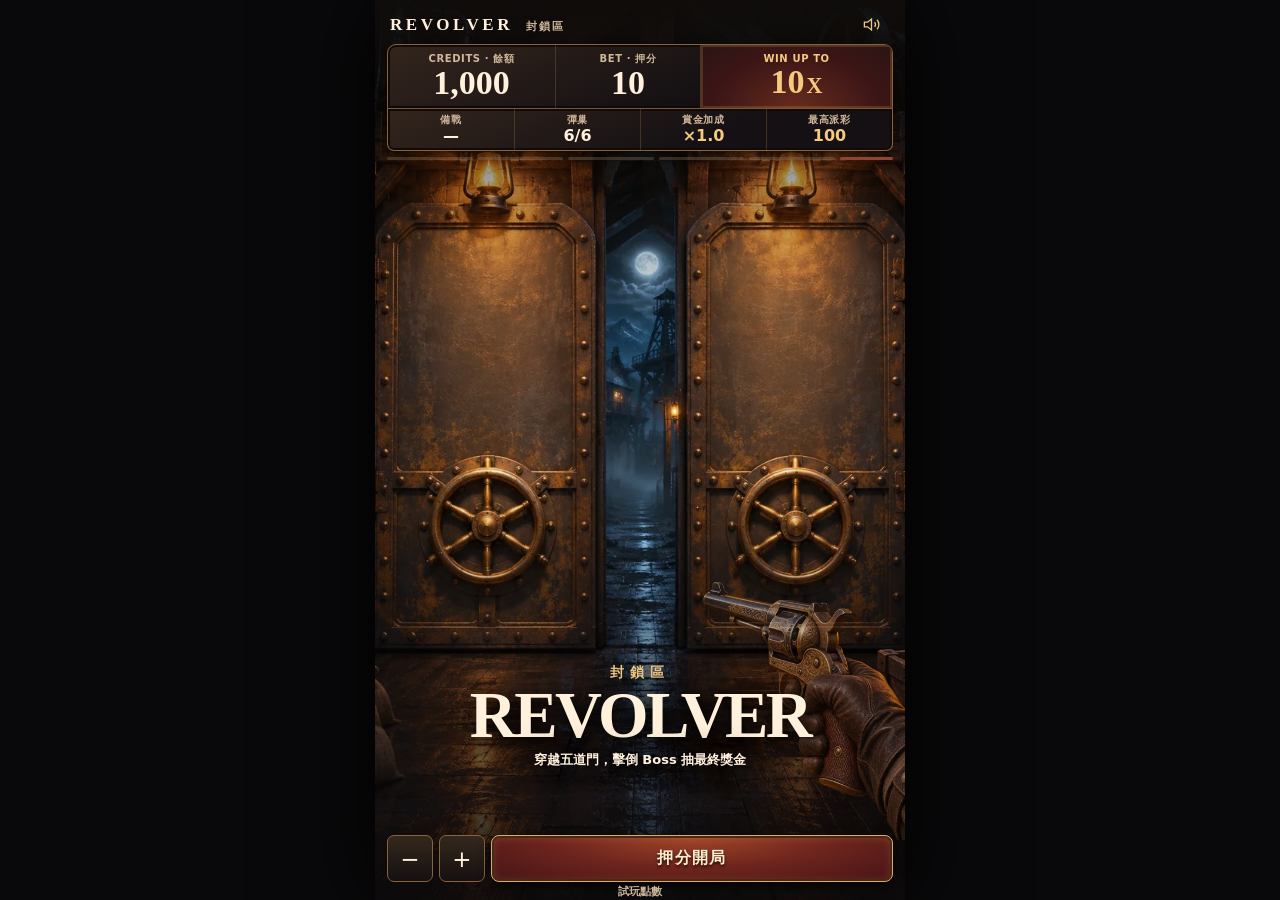
<file: index.html>
<!doctype html>
<html lang="zh-Hant">
<head>
  <meta charset="utf-8">
  <meta name="viewport" content="width=device-width, initial-scale=1, viewport-fit=cover">
  <meta name="theme-color" content="#100e0e">
  <title>REVOLVER · 封鎖區</title>
  <link rel="preload" as="image" href="assets/demo-doors.webp">
  <link rel="stylesheet" href="style.css?v=showdown-1">
  <script defer src="rules.js?v=showdown-1"></script>
  <script defer src="audio.js"></script>
  <script defer src="game.js?v=showdown-1"></script>
</head>
<body>
  <main id="app" data-phase="ready" data-scene="doors">
    <div class="backdrop" aria-hidden="true"></div>
    <header class="hud">
      <div class="masthead">
        <div>REVOLVER <span>封鎖區</span></div>
        <button id="sound" class="sound" type="button" aria-label="音效" aria-pressed="true">
          <svg viewBox="0 0 24 24" fill="none" stroke="currentColor" stroke-width="1.6" aria-hidden="true"><path d="M3 9h4l5-4v14l-5-4H3zM16 9a5 5 0 0 1 0 6m3-9a9 9 0 0 1 0 12"/></svg>
        </button>
      </div>
      <div class="cashline">
        <div class="stat"><span>CREDITS · 餘額</span><strong id="credits">1,000</strong></div>
        <div class="stat"><span>BET · 押分</span><strong id="bet">10</strong></div>
        <div class="stat jackpot"><span>WIN UP TO</span><strong>10<span>X</span></strong></div>
      </div>
      <div class="runline">
        <div><span id="round-label">備戰</span><strong id="round">—</strong></div>
        <div><span>彈巢</span><strong id="ammo">6/6</strong></div>
        <div><span>賞金加成</span><strong id="bonus">×1.0</strong></div>
        <div><span>最高派彩</span><strong id="ceiling">100</strong></div>
      </div>
      <div class="route" id="route" aria-label="備戰進度"><i></i><i></i><i></i><i></i><i></i><i class="boss-node"></i></div>
    </header>

    <section class="stage" aria-label="遊戲場景">
      <div id="ready" class="ready">
        <div class="hero"><span>封鎖區</span><h1>REVOLVER</h1><p>穿越五道門，擊倒 Boss 抽最終獎金</p></div>
      </div>
      <div id="doors" class="doors" hidden>
        <h2>選一扇門</h2>
        <div class="door-options">
          <button class="door" type="button"><img alt=""><strong></strong><small></small></button>
          <button class="door" type="button"><img alt=""><strong></strong><small></small></button>
        </div>
      </div>
      <img id="enemy" class="enemy" alt="" hidden>
      <div id="target" class="target" hidden><img id="target-icon" alt=""><div><strong id="target-name"></strong><small id="target-reward"></small></div></div>
      <div id="boss-status" class="boss-status" hidden>
        <div><span>BOSS</span><strong id="boss-hp">◆ ◆ ◆</strong></div>
        <div><span>反擊倒數</span><strong id="boss-clock">3 槍</strong></div>
      </div>
      <div class="reticle" aria-hidden="true"></div>
      <img class="weapon" src="assets/demo-weapon.webp" alt="">
      <div class="flash" aria-hidden="true"></div>
      <div id="combat" class="combat" hidden>
        <div id="armory" class="armory" hidden>
          <div class="armory-head"><span id="load-guide">裝填特殊彈</span><button type="button" id="undo" data-action="undo" hidden>復原</button></div>
          <div class="pocket">
            <button type="button" data-load="normal" class="normal"><img src="assets/cartridge.png" alt=""><span>普通</span><b></b></button>
            <button type="button" data-load="crit" class="crit"><img src="assets/cartridge.png" alt=""><span>爆擊</span><b></b></button>
            <button type="button" data-load="freeze" class="freeze"><img src="assets/cartridge.png" alt=""><span>冰凍</span><b></b></button>
            <button type="button" data-load="bounty" class="bounty"><img src="assets/cartridge.png" alt=""><span>賞金</span><b></b></button>
          </div>
        </div>
        <div class="action-row">
          <div class="cylinder-frame" aria-label="六格彈巢">
            <i class="pointer"></i>
            <div id="cylinder" class="cylinder"></div>
          </div>
          <div class="trigger">
            <div id="shot" class="shot" role="status"></div>
            <button id="fire" class="cta fire" type="button" data-action="fire"><span>FIRE</span><small>轉彈巢 · 開槍</small></button>
          </div>
        </div>
      </div>
      <div id="reward" class="reward" hidden>
        <h2 id="reward-title"></h2>
        <div class="wheel-frame">
          <i class="pointer"></i>
          <div id="wheel" class="wheel"></div>
          <div class="hub"><img id="wheel-icon" alt=""></div>
        </div>
        <strong id="reward-result" role="status"></strong>
        <small id="reward-detail"></small>
      </div>
      <div id="result" class="result" hidden>
        <img id="result-icon" src="assets/bounty-token.webp" alt="">
        <h2 id="result-title"></h2>
        <strong id="payout"></strong>
        <p id="result-detail"></p>
      </div>
    </section>

    <footer class="dock">
      <div id="wager" class="wager">
        <button type="button" class="bet-step" data-action="lower" aria-label="降低押分">−</button>
        <button type="button" class="bet-step" data-action="higher" aria-label="提高押分">+</button>
        <button type="button" class="cta" id="start" data-action="start">押分開局</button>
      </div>
      <button type="button" id="advance" class="cta" data-action="advance" hidden>轉動輪盤</button>
      <span id="footer-status" role="status">試玩點數</span>
    </footer>
  </main>
</body>
</html>
</file>
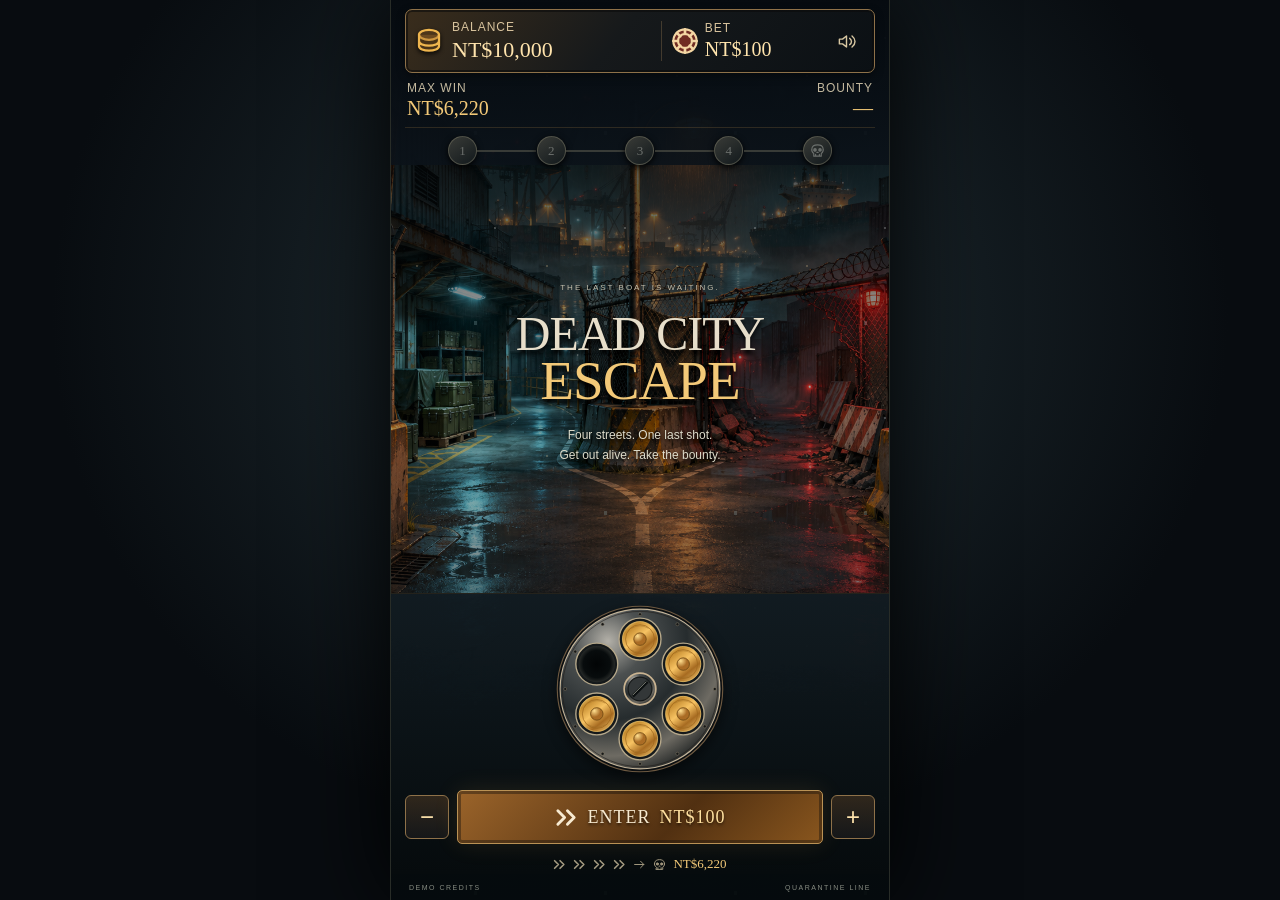
<file: a/index.html>
<!doctype html>
<html lang="en">
<head>
  <meta charset="utf-8">
  <meta name="viewport" content="width=device-width,initial-scale=1,viewport-fit=cover">
  <meta name="theme-color" content="#0b1115">
  <meta name="description" content="Five chambers loaded. Four streets. One last shot. An original revolver adventure with demo credits.">
  <title>Dead City Escape</title>
  <link rel="preload" as="image" href="assets/checkpoint.png">
  <link rel="stylesheet" href="style.css">
  <script type="module" src="game.mjs"></script>
</head>
<body>
  <main id="game" class="app" data-phase="intro">
    <div class="world" aria-hidden="true"><img id="landscape" src="assets/checkpoint.png" alt=""><div class="world-shade"></div><div class="dust"></div></div>
    <header class="header">
      <div class="wallet"><div class="wallet-value"><span id="wallet-icon" class="wallet-icon" aria-hidden="true"></span><span><small>BALANCE</small><b id="balance">NT$10,000</b></span></div><div class="bet-value"><span id="bet-icon" aria-hidden="true"></span><span><small id="bet-label">BET</small><b id="bet" aria-live="polite">NT$100</b></span></div><button id="sound" class="sound-button" aria-label="Mute sound" aria-pressed="false"></button></div>
      <div class="stakes"><span class="ceiling"><small>MAX WIN</small><b id="maximum"></b></span><span class="bounty"><small id="bounty-label">BOUNTY</small><b id="bounty">—</b></span></div>
      <ol id="progress" class="progress" aria-label="Journey progress"></ol>
      <div id="story" class="story"></div>
    </header>
    <section id="viewport" class="viewport">
      <div id="enemy-art" class="enemy-art" aria-hidden="true"></div>
      <img id="weapon" class="weapon" src="assets/weapon.png" alt="" aria-hidden="true">
      <div id="center" class="center"></div>
      <div class="muzzle" aria-hidden="true"></div>
    </section>
    <section id="controls" class="controls" aria-label="Game actions"></section>
    <footer class="fineprint"><span>DEMO CREDITS</span><span id="location">HARBOR DISTRICT</span></footer>
    <div class="screen-flash" aria-hidden="true"></div>
  </main>
</body>
</html>
</file>
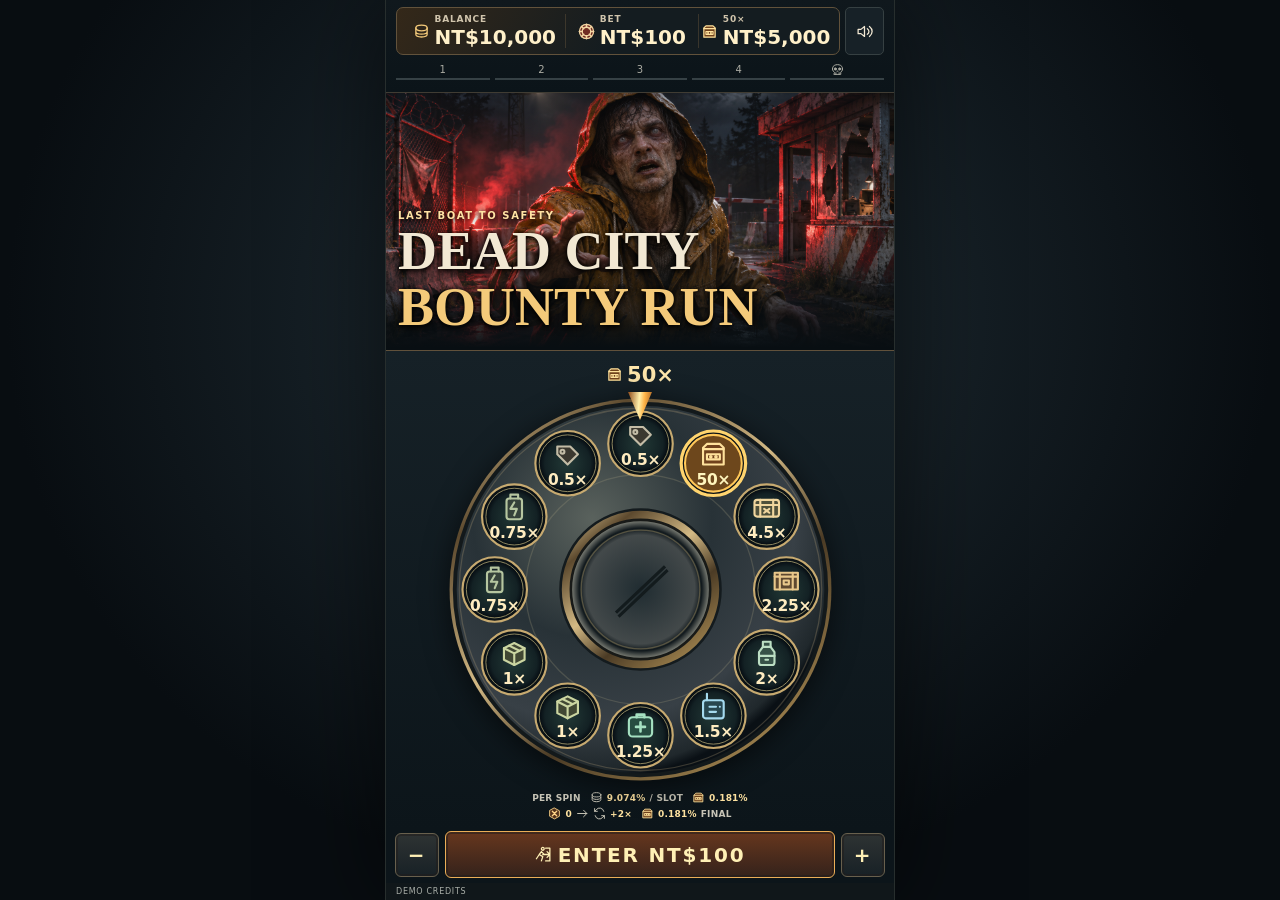
<file: b/index.html>
<!doctype html>
<html lang="en">
<head>
  <meta charset="utf-8">
  <meta name="viewport" content="width=device-width, initial-scale=1, viewport-fit=cover">
  <meta name="theme-color" content="#0a1116">
  <title>Dead City · Bounty Run</title>
  <link rel="preload" as="image" href="./assets/checkpoint.png">
  <link rel="stylesheet" href="./style.css">
  <script type="module" src="./game.mjs"></script>
</head>
<body>
  <main id="game" class="game">
    <header id="hud" class="hud"></header>
    <section id="scene" class="scene" aria-label="Encounter"></section>
    <section id="actions" class="actions" aria-label="Game actions"></section>
    <footer>DEMO CREDITS</footer>
  </main>
</body>
</html>
</file>
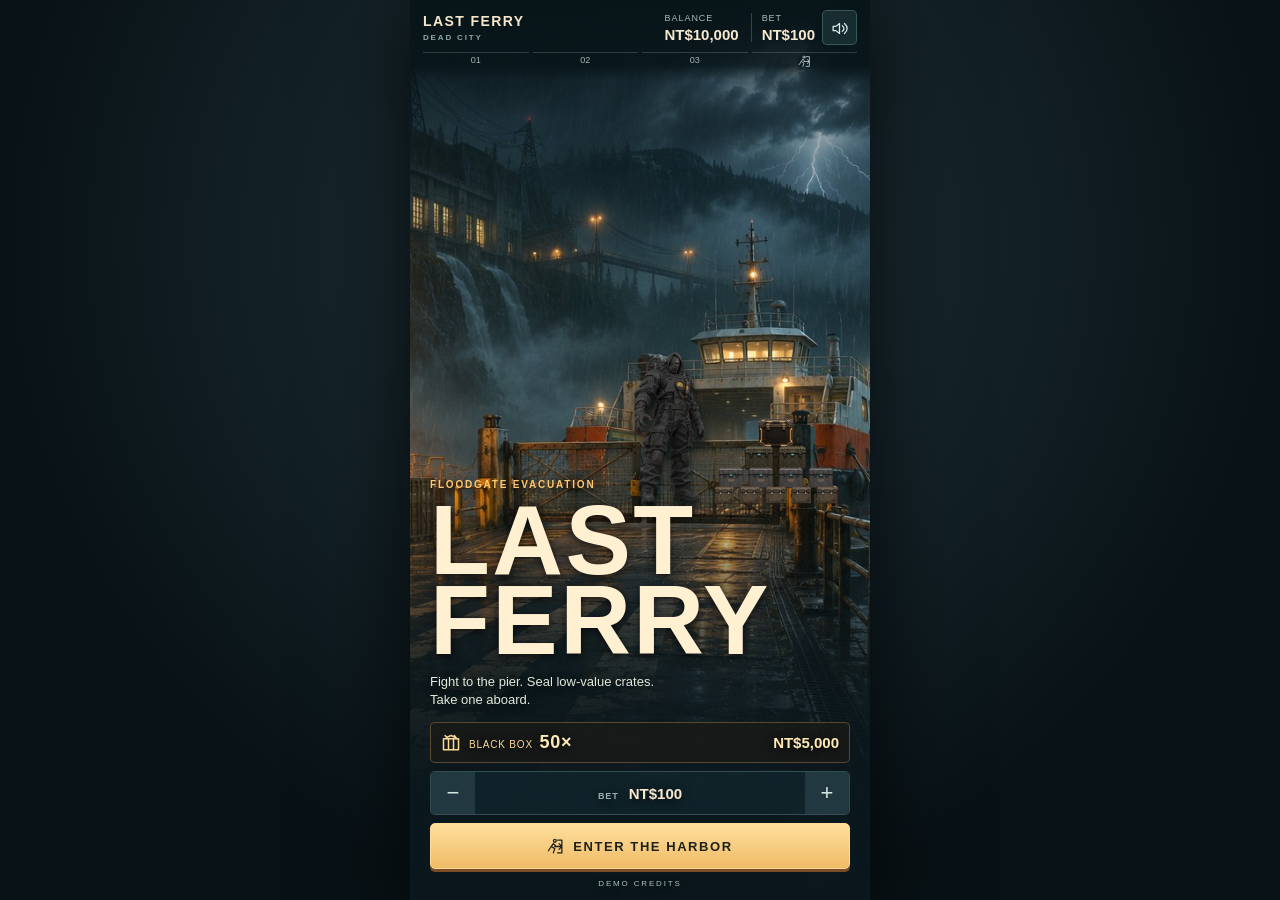
<file: c/index.html>
<!doctype html>
<html lang="en">
<head>
  <meta charset="utf-8">
  <meta name="viewport" content="width=device-width, initial-scale=1, viewport-fit=cover">
  <meta name="theme-color" content="#101f25">
  <meta name="description" content="Choose a route through a flooded harbor, seal low-value crates, and board the last ferry.">
  <title>Last Ferry · Dead City</title>
  <link rel="stylesheet" href="./style.css">
  <script type="module" src="./game.mjs"></script>
</head>
<body>
  <main class="game" id="game" aria-label="Last Ferry">
    <div class="scene" id="scene"></div>
    <header class="hud" id="hud"></header>
    <div id="screen" class="screen"></div>
  </main>
</body>
</html>
</file>
<file: style.css>
:root {
  color-scheme: dark;
  --gold: #f6c981;
  --cream: #fff1dc;
  --muted: #d0b79a;
  --edge: #8b623a;
  --panel: #191411;
  font-family: system-ui, sans-serif;
}
*, *::before, *::after { box-sizing: border-box; }
[hidden] { display: none !important; }
body { margin: 0; background: #09090b; color: var(--cream); }
button { color: inherit; font: inherit; cursor: pointer; touch-action: manipulation; }
button:focus-visible { outline: 2px solid #ffe3a4; outline-offset: 3px; }
button:disabled { cursor: default; }
button img { pointer-events: none; }
#app {
  position: relative;
  isolation: isolate;
  display: grid;
  grid-template-rows: auto minmax(0, 1fr) auto;
  width: min(100%, 530px);
  height: 100vh;
  height: 100dvh;
  margin-inline: auto;
  padding: env(safe-area-inset-top) max(12px, env(safe-area-inset-right)) env(safe-area-inset-bottom) max(12px, env(safe-area-inset-left));
  overflow: hidden;
  box-shadow: 0 0 88px #000;
  background: #171418;
}
.backdrop { position: absolute; z-index: -2; inset: 0; background: center / cover no-repeat url('assets/demo-doors.webp'); }
[data-scene="corridor"] .backdrop { background-image: url('assets/demo-corridor.webp'); }
[data-scene="vault"] .backdrop { background-image: url('assets/demo-boss.webp'); }
[data-scene="loot"] .backdrop { background-image: url('assets/demo-loot.webp'); }
#app::after {
  position: absolute; inset: 0; z-index: -1; content: '';
  background: linear-gradient(#100d0beb, #100d0b48 24%, transparent 40%, #0b090a1c 59%, #0b090ae8 98%);
}
.hud { padding: 5px 0 0; z-index: 4; }
.masthead { display: flex; justify-content: space-between; align-items: center; height: 39px; padding: 0 1px 0 3px; }
.masthead > div { font: 800 17px Georgia, serif; letter-spacing: .21em; }
.masthead span { margin-left: 5px; font: 600 11px system-ui, sans-serif; letter-spacing: .19em; color: var(--muted); }
.sound { display: grid; place-items: center; padding: 0; width: 42px; height: 37px; background: none; border: 0; color: var(--gold); }
.sound svg { width: 19px; height: 19px; }
.sound[aria-pressed="false"] { opacity: .55; }
.cashline, .runline {
  display: grid; overflow: hidden; background: linear-gradient(155deg, #33251d, #141013 66%);
  border: 1px solid var(--edge); box-shadow: inset 0 0 0 2px #100b0a, 0 4px 12px #0008;
}
.cashline { grid-template-columns: 1fr .87fr 1.15fr; border-radius: 9px 9px 0 0; }
.stat { padding: 7px 2px 8px; display: grid; justify-items: center; align-items: center; text-align: center; min-width: 0; }
.stat + .stat, .runline > div + div { border-left: 1px solid #80613a65; }
.stat > span, .runline span { font-size: 10px; font-weight: 700; letter-spacing: .06em; color: var(--muted); white-space: nowrap; }
.stat strong { font: 800 clamp(24px, 7.5vw, 34px)/1 Georgia, serif; font-variant-numeric: lining-nums tabular-nums; }
.stat.jackpot { background: radial-gradient(ellipse at 50% 100%, #662b1c, #3b1516 62%, #2a1513); box-shadow: inset 0 0 0 2px #d39a4b36; }
.jackpot > span, .jackpot strong { color: var(--gold); }
.jackpot strong > span { font-size: .65em; margin-left: 2px; }
.runline { grid-template-columns: repeat(4, 1fr); border-top: 0; border-radius: 0 0 7px 7px; }
.runline > div { display: grid; justify-items: center; padding: 4px 2px 5px; min-width: 0; }
.runline strong { font-size: 16px; line-height: 1.15; font-variant-numeric: tabular-nums; }
.runline > div:nth-child(n+3) strong { color: var(--gold); }
.route { display: grid; grid-template-columns: repeat(5, 1fr) .62fr; align-items: center; gap: 5px; height: 15px; }
.route i { height: 3px; border-radius: 3px; background: #8b765a54; }
.route .boss-node { background: #914336; }
.route .done { background: #b7834b; }
.route .current { background: #ffe1a5; box-shadow: 0 0 8px #ffae52; }
.stage { position: relative; display: grid; min-height: 0; container-type: size; isolation: isolate; }
[data-scene="vault"] .stage::before {
  content: ''; position: absolute; z-index: -1; inset: 0 -12px -66px;
  background: linear-gradient(#130d0c75, transparent 18%, transparent 66%, #0d090a 100%),
    url('assets/demo-boss.webp') center 11% / cover no-repeat;
  pointer-events: none;
}
.stage > div:not(.weapon) { min-height: 0; }
.ready, .doors, .reward, .result { position: absolute; inset: 0; }
.ready { display: grid; place-items: end center; padding-bottom: min(14cqh, 65px); }
.hero { z-index: 2; text-align: center; text-shadow: 0 3px 18px #000, 0 0 28px #000; }
.hero > span { color: var(--gold); font-size: 14px; letter-spacing: .42em; font-weight: 750; }
.hero h1 { margin: 1px 0 3px; font: 900 clamp(40px, 13cqw, 65px)/1 Georgia, serif; letter-spacing: -.04em; }
.hero p { margin: 0; font-size: 13px; font-weight: 600; }
.doors { z-index: 2; }
.doors h2, .reward h2 { font-size: 18px; margin: 3px 0 0; text-align: center; text-shadow: 0 1px 8px #000, 0 2px 8px #000; letter-spacing: .12em; }
.door-options { position: absolute; inset: 9% 0 17%; display: grid; grid-template-columns: repeat(2, 1fr); gap: 8%; }
.door { display: flex; flex-direction: column; align-items: center; justify-content: flex-start; gap: 2px; padding: min(15cqh, 75px) 0 0; background: none; border: 0; border-radius: 18px; color: var(--tint); text-shadow: 0 2px 5px #000, 0 0 12px #000; }
.door img { width: clamp(32px, 15cqw, 72px); height: clamp(32px, 15cqw, 72px); object-fit: contain; filter: var(--shell, none) drop-shadow(0 2px 5px #000); }
.door strong, .door small { display: block; line-height: 1.1; background: #171011ed; border: 1px solid color-mix(in srgb, var(--tint), #583e27 60%); }
.door strong { padding: 5px 9px 4px; border-radius: 4px 4px 0 0; font-size: 17px; }
.door small { padding: 4px 7px; color: var(--cream); font-weight: 700; font-size: 11px; border-top: 0; border-radius: 0 0 4px 4px; }
.door:active { background: radial-gradient(ellipse at 50% 38%, #ffd29429, transparent 64%); }
.weapon { pointer-events: none; position: absolute; right: -13%; bottom: -1%; width: 79%; height: 67%; object-fit: contain; object-position: right bottom; z-index: 1; filter: drop-shadow(-5px 8px 14px #0009); }
[data-phase="ready"] .weapon { opacity: .64; right: -26%; }
[data-phase="reward"] .weapon, [data-phase="result"] .weapon { opacity: .38; right: -28%; }
[data-phase="doors"] .weapon { right: -23%; width: 65%; }
.enemy { position: absolute; left: 50%; top: 12%; translate: -50% 0; width: 75%; height: 67%; object-fit: contain; filter: drop-shadow(2px 12px 14px #000b); animation: reveal .35s ease-out both; }
.enemy.freeze { filter: hue-rotate(38deg) saturate(.75) drop-shadow(0 0 10px #4cc8ed55); }
@keyframes reveal { from { opacity: 0; scale: .94; } to { opacity: 1; scale: 1; } }
.target, .boss-status {
  position: absolute; z-index: 3; top: 1px; left: 50%; translate: -50% 0;
  display: flex; align-items: center; gap: 8px;
  min-width: max-content; max-width: 100%;
  padding: 5px 13px; border: 1px solid #9b714a9c; border-radius: 6px;
  background: linear-gradient(#251b17f0, #100d0ded); box-shadow: 0 5px 20px #0007;
}
.target img { width: 31px; height: 31px; object-fit: contain; filter: var(--shell, none); }
.target strong, .target small { display: block; }
.target strong { color: var(--tint); font-size: 14px; }
.target small { color: var(--cream); font-size: 11px; }
.boss-status { gap: 19px; }
.boss-status span { display: block; font-size: 10px; color: var(--muted); font-weight: 700; }
.boss-status strong { font-size: 16px; }
#boss-hp { color: #ff8571; }
.reticle { display: none; position: absolute; z-index: 1; left: 50%; top: 35%; translate: -50% -50%; width: 23px; height: 23px; border: 1px solid #ffd392af; border-radius: 50%; box-shadow: 0 0 5px #151009; pointer-events: none; }
.reticle::before, .reticle::after { content: ''; position: absolute; top: 50%; left: 50%; translate: -50% -50%; background: #ffdeabcb; }
.reticle::before { width: 35px; height: 1px; }
.reticle::after { width: 1px; height: 35px; }
[data-phase="aim"] .reticle, [data-phase="spinning"] .reticle { display: block; }
.flash { position: absolute; z-index: 2; inset: -10%; pointer-events: none; }
[data-impact="hit"] .flash { animation: hit .3s ease-out both; background: radial-gradient(ellipse at 55% 60%, #ffefae, #ff9d3c26 44%, transparent 70%); }
[data-impact="hit"] .weapon { animation: recoil .29s ease-out both; }
[data-impact="miss"] .flash { box-shadow: inset 0 0 90px 25px #80150ea8; animation: hit .55s ease-out both; }
[data-impact="kill"] .enemy { animation: fall .42s ease-in both; }
@keyframes hit { from { opacity: .82; } to { opacity: 0; } }
@keyframes recoil { 30% { transform: translate(12px, -20px) rotate(7deg); } }
@keyframes fall { to { transform: translateY(22%) rotate(-12deg); opacity: 0; } }
.combat { position: absolute; z-index: 3; bottom: 0; width: 100%; display: grid; gap: 5px; }
.action-row { display: grid; grid-template-columns: 1.06fr .94fr; align-items: end; gap: 8px; padding: 2px 4px 0; }
.cylinder-frame {
  position: relative; justify-self: center; width: min(43cqw, 33cqh, 177px);
  aspect-ratio: 1; margin: 4px 0 0; filter: drop-shadow(0 5px 11px #000);
}
.cylinder { position: absolute; inset: 0; background: center / contain no-repeat url('assets/cylinder-ui.webp'); }
.pointer {
  position: absolute; z-index: 2; top: -3px; left: 50%; translate: -50% 0;
  width: 20px; height: 15px; background: linear-gradient(110deg, #fff0b9, #ba723a);
  clip-path: polygon(0 0, 100% 0, 50% 100%); filter: drop-shadow(0 2px 3px #000);
}
.slot { position: absolute; width: 23%; aspect-ratio: 1; translate: -50% -50%; border-radius: 50%; }
.slot.loaded {
  background: radial-gradient(circle, #d58c35 0 17%, #ffdf8c 18% 23%, #976125 25% 28%, transparent 30%),
    repeating-conic-gradient(from 15deg, #dca04d, #f8d68c 25deg, #8b521e 83deg, #dca04d 120deg);
  border: 1px solid #ffda8a; box-shadow: inset 0 0 0 2px #f3c37177, inset 0 0 0 4px #5b350e54, 0 1px 3px 2px #000a;
  filter: var(--shell, none);
}
.slot.selected { outline: 2px solid #ffdea2; box-shadow: 0 0 11px 4px #ff9b46; }
.normal, .ammo { --tint: #ffda9c; }
.bonus { --tint: #ffdf76; }
.crit { --tint: #ffaf8a; --shell: hue-rotate(-33deg) saturate(1.8); }
.freeze { --tint: #adebff; --shell: hue-rotate(155deg) saturate(1.5); }
.bounty { --tint: #ffe67b; --shell: hue-rotate(19deg) saturate(1.8); }
.slot b { position: absolute; inset: 0; display: grid; place-items: center; font-size: clamp(8px, 2.8cqw, 12px); color: #170c04; }
.trigger { align-self: end; padding-bottom: 1px; text-align: center; }
.shot { min-height: 31px; display: grid; align-content: center; margin: 0 0 4px; color: var(--gold); font-size: 12px; font-weight: 800; text-shadow: 0 1px 4px #000, 0 1px 9px #000; }
.cta {
  min-height: 47px; padding: 4px 10px; border: 1px solid #dbab66; border-radius: 8px;
  box-shadow: inset 0 0 0 2px #4a2816, inset 0 1px 10px #e1a1594a, 0 4px 12px #0009;
  background: radial-gradient(ellipse at 50% 0, #a34629, #6e251e 50%, #451416); color: #fff0cd;
  text-shadow: 0 2px 3px #260a06; font-weight: 850; letter-spacing: .08em;
}
.cta:active:not(:disabled) { filter: brightness(1.25); }
.cta:disabled { filter: saturate(.45); opacity: .68; }
.fire { width: 100%; min-height: 54px; display: grid; place-content: center; }
.fire span { font: 850 26px/.95 Georgia, serif; letter-spacing: .09em; }
.fire small { font-size: 10px; letter-spacing: .06em; margin-top: 3px; }
.armory { padding: 2px 5px 4px; border: 1px solid #8b623a9e; border-radius: 6px; background: #151010ed; }
.armory-head { display: flex; min-height: 17px; align-items: center; justify-content: space-between; color: var(--gold); font-size: 11px; font-weight: 700; }
.armory-head button { background: none; border: 0; text-decoration: underline; font-size: 11px; padding: 0 5px; }
.pocket { display: grid; grid-template-columns: repeat(4, 1fr); gap: 3px; }
.pocket button { display: flex; align-items: center; justify-content: center; gap: 2px; min-height: 40px; padding: 2px; border: 1px solid #8b623a8f; border-radius: 4px; background: #2b211a; color: var(--tint); font-size: 11px; font-weight: 700; }
.pocket img { width: 18px; height: 18px; object-fit: contain; filter: var(--shell, none); }
.pocket b { font-size: 13px; }
.pocket button:disabled { opacity: .44; }
.reward, .result { display: grid; justify-items: center; align-content: center; z-index: 3; text-shadow: 0 2px 6px #000, 0 0 12px #000; }
.reward { gap: min(2cqh, 12px); }
.wheel-frame { position: relative; width: min(77cqw, 63cqh, 329px); aspect-ratio: 1; margin-top: 3px; }
.wheel-frame .pointer { width: 30px; height: 25px; z-index: 4; top: -6px; }
.wheel { position: absolute; inset: 0; border-radius: 50%; border: 7px double #f3b86e; background: radial-gradient(circle, transparent 29%, #08040315 51%, #140905b3 99%), var(--sectors, #50372a); box-shadow: 0 0 0 3px #5c381f, inset 0 0 0 2px #2d140d, inset 0 0 19px #000d, 0 7px 29px #000d; }
.wheel::before { content: ''; position: absolute; inset: 1px; border-radius: 50%; background: repeating-conic-gradient(#f7bf76ba 0 1deg, transparent 1deg 10deg); mask: radial-gradient(transparent 67%, #000 68% 70%, transparent 71%); }
.wedge { position: absolute; translate: -50% -50%; line-height: 1; text-align: center; font-size: clamp(12px, 4.3cqw, 24px); font-weight: 800; color: #fff0cc; white-space: nowrap; }
.wedge img { display: block; margin: auto; width: clamp(14px, 6cqw, 31px); height: clamp(13px, 5.5cqw, 28px); object-fit: contain; filter: var(--shell, none); }
.wedge small { display: block; font-size: 9px; margin-top: 3px; color: #f6dbb4; }
.wedge.selected { color: #fff8c6; text-shadow: 0 0 8px #ff7f24, 0 0 4px #000; }
.hub { position: absolute; inset: 37%; display: grid; place-items: center; border: 4px double #e1a75f; border-radius: 50%; background: radial-gradient(#523420, #241810 75%); box-shadow: 0 0 11px #000; }
.hub img { width: 70%; height: 70%; object-fit: contain; filter: var(--shell, none); }
#reward-result { color: var(--gold); min-height: 24px; font-size: 18px; text-align: center; }
#reward-detail { min-height: 19px; font-size: 12px; text-align: center; }
.result { text-align: center; gap: 6px; }
.result img { width: min(23cqw, 16cqh); aspect-ratio: 1; object-fit: contain; }
.result h2 { margin: 2px 0; font-size: 21px; letter-spacing: .14em; }
.result strong { color: var(--gold); font: 800 clamp(40px, 15cqw, 71px)/1 Georgia, serif; }
.result p { font-size: 13px; margin: 0; font-weight: 700; }
.dock { position: relative; z-index: 4; display: grid; height: 66px; align-content: center; gap: 2px; text-align: center; }
.wager { display: grid; grid-template-columns: 46px 46px 1fr; gap: 6px; }
.bet-step { border: 1px solid var(--edge); border-radius: 7px; font-size: 23px; background: linear-gradient(#34281d, #151010); }
.bet-step:disabled { opacity: .42; }
#footer-status { font-size: 11px; line-height: 15px; color: var(--muted); font-weight: 650; }
[data-phase="doors"] #footer-status { font-size: 13px; color: var(--cream); text-shadow: 0 1px 5px #000; }
@media (max-height: 650px) {
  .masthead { height: 34px; }
  .stat { padding-block: 4px; }
  .route { height: 11px; }
  .dock { height: 61px; }
  .cta { min-height: 42px; }
  .fire { min-height: 49px; }
}
@media (prefers-reduced-motion: reduce) {
  *, *::before, *::after { animation-duration: .01ms !important; }
}
</file>
<file: a/style.css>
:root{color-scheme:dark;--gold:#f3c978;--ivory:#f7ead1;--blue:#78d5ed;--red:#ff8067;--line:#65503a;font-family:Georgia,'Times New Roman',serif;background:#070b0e;color:var(--ivory)}
*{box-sizing:border-box}body{margin:0;min-height:100dvh;display:grid;place-items:center;overflow:hidden;background:radial-gradient(ellipse at 50% 35%,#233137,#080c10 65%)}button{font:inherit;color:inherit;cursor:pointer;-webkit-tap-highlight-color:transparent;touch-action:manipulation}button:disabled{cursor:default}button:focus-visible{outline:3px solid #e5f8ff;outline-offset:3px}button:active:not(:disabled){filter:brightness(1.2)}.icon{width:24px;height:24px;flex-shrink:0;vertical-align:middle}.app{position:relative;isolation:isolate;display:flex;flex-direction:column;width:min(100vw,500px);height:min(100dvh,980px);overflow:clip;background:#111c20;box-shadow:0 0 90px #000;border-inline:1px solid #6e5c3e40}.world{position:absolute;inset:0;z-index:-3;background:linear-gradient(#101f27,#38271d)}.world>img{width:100%;height:100%;object-fit:cover;transition:filter .5s,transform .6s;transform:scale(1.04)}.world-shade{position:absolute;inset:0;background:linear-gradient(#03080bf5 0%,#05090b99 14%,#02060810 35%,#02060830 53%,#05080bde 82%,#040709 100%)}.dust{position:absolute;inset:0;opacity:.22;background-image:radial-gradient(1px 1px at 20% 40%,#ffdba5 90%,transparent),radial-gradient(1px 1px at 80% 20%,#fff 90%,transparent),radial-gradient(2px 2px at 65% 70%,#b2d6d8 90%,transparent);background-size:130px 190px;animation:drift 18s linear infinite;pointer-events:none}.header{z-index:5;flex:none;padding:max(9px,env(safe-area-inset-top)) 14px 0;background:linear-gradient(#060b10f5,#0b1219e8)}.sound-button{display:grid;place-items:center;position:relative;width:44px;height:44px;border:0;background:transparent;color:#d8c7a2}.sound-button .icon{width:19px;height:19px}.stakes{display:grid;grid-template-columns:1fr 1fr;align-items:center;gap:14px;padding:8px 2px 7px;border-bottom:1px solid #a780433a}.stakes span{display:flex;flex-direction:column;gap:2px}.stakes small{font-family:Arial,sans-serif;letter-spacing:1px;font-size:12px;color:#c4b99f}.stakes b{font-weight:400;font-size:20px;white-space:nowrap}.ceiling{text-align:left}.ceiling b{font-size:20px;color:var(--gold)}.bounty{text-align:right;color:var(--gold)}.progress{list-style:none;display:flex;align-items:center;padding:8px 13px 0;margin:0}.progress li{position:relative;flex:1;display:flex;justify-content:center;color:#6b6f6c}.progress li:not(:last-child):after{content:'';position:absolute;left:calc(50% + 15px);width:calc(100% - 30px);height:2px;background:#57574b;top:14px;opacity:.6}.progress li.done:after{background:#cba457;box-shadow:0 0 7px #ffa23c70}.progress li>span{width:29px;height:29px;display:grid;place-items:center;background:linear-gradient(145deg,#393b37,#12191c);border:1px solid #7d7a6680;border-radius:50%;font-size:13px;box-shadow:0 2px 6px #000}.progress .icon{width:15px;height:15px}.progress .current>span{border-color:#ffd592;color:#ffe4ac;box-shadow:0 0 14px #fa9b3755,inset 0 0 10px #ffbd5129}.progress .done>span{background:#4a341d;color:#ffd187;border-color:#b58b42}.progress .failed>span{border-color:#f17260;color:#ff8067}.viewport{position:relative;flex:1;min-height:0;z-index:1;overflow:clip}.story{display:flex;align-items:center;justify-content:center;gap:7px;min-height:30px;padding:7px 2px 8px;text-align:center}.comms{display:flex;color:#b6bfae;opacity:.85}.comms .icon{width:17px;height:17px}.story p{font-family:Arial,sans-serif;font-size:13px;line-height:1.3;margin:0;color:#e9e2d1}.center{position:absolute;inset:0;z-index:3;pointer-events:none;display:flex;align-items:center;justify-content:center}.enemy-art{position:absolute;inset:0;z-index:1;overflow:clip;pointer-events:none}.enemy{position:absolute;bottom:0;object-fit:contain;width:45%;height:100%;filter:drop-shadow(0 15px 18px #000b);animation:breathe 3.7s ease-in-out infinite;transform-origin:50% 90%;transition:opacity .4s,filter .4s}.enemy.left{left:-1%;bottom:-1%;transform:scale(.86);filter:drop-shadow(0 0 14px #165f7a55)}.enemy.right{right:-2%;bottom:-5%;filter:drop-shadow(0 0 14px #bd4b3255);animation-delay:-1.5s}.enemy.solo{left:13%;width:74%;height:155%;bottom:-55%;object-position:center top}.enemy.warden{width:94%;left:3%;height:175%;bottom:-75%}.weapon{position:absolute;right:-6%;bottom:-28px;width:46%;max-width:230px;z-index:2;filter:drop-shadow(0 5px 7px #0009);pointer-events:none;transform-origin:100% 100%}.inventory{position:absolute;top:8px;width:67px;filter:drop-shadow(0 4px 12px #000)}.world-signs{position:absolute;inset:65px 0 auto;display:flex;justify-content:space-between;padding:0 26px}.world-signs>span{display:grid;place-items:center;width:48px;height:31px;border:1px solid currentColor;background:#03151cc7;box-shadow:0 0 15px #46b9e544}.world-signs .breach{background:#210b06c2;box-shadow:0 0 14px #f255303e}.world-signs .icon{height:19px;width:19px}.supply{color:var(--blue)}.breach{color:var(--red)}.controls{position:relative;flex:none;z-index:4;padding:10px 14px 0;background:linear-gradient(#111b21f5,#060b0d);border-top:1px solid #7e674440}.choices{display:grid;grid-template-columns:1fr 1fr;gap:9px}.route-card{display:flex;flex-direction:column;align-items:center;position:relative;overflow:hidden;min-width:0;padding:10px 8px 9px;border:1px solid #49869c;border-radius:10px 10px 3px 3px;background:linear-gradient(145deg,#142f3ddf,#09131bec);box-shadow:inset 0 0 0 3px #0b111eaa,inset 0 0 25px #298ca21f,0 5px 15px #0008;transition:transform .14s,box-shadow .14s}.route-card.breach{border-color:#a04d37;background:linear-gradient(145deg,#402218df,#180f10ed);box-shadow:inset 0 0 0 3px #160b0caa,inset 0 0 25px #d4592218,0 5px 15px #0008}.route-card:hover{transform:translateY(-2px);box-shadow:inset 0 0 18px #c9e6ee20,0 0 16px #69cde22a}.route-title{display:flex;align-items:center;gap:7px;font-size:15px;letter-spacing:1px;width:100%;justify-content:center}.route-title .icon{width:20px;height:20px}.route-cylinder{position:relative;display:block;width:94px;height:94px;margin:4px auto 3px}.reload-symbol{position:absolute;left:-20px;top:38%;display:flex;align-items:center;transform:rotate(-30deg);filter:drop-shadow(0 0 5px #64cdff)}.reload-symbol .icon{width:16px;height:16px}.reload-symbol .icon:last-child{width:13px}.odds{display:flex;align-items:center;justify-content:center;gap:9px;width:100%;font-size:16px;padding:7px 0;border-bottom:1px solid #bbd9d13b}.odds>span{display:flex;gap:4px;align-items:center;white-space:nowrap}.odds .icon{width:16px;height:16px}.odds b{font-weight:400;color:#f4e9cc}.odds .miss{font-size:11px;color:#acb1aa;border-left:1px solid #a7a78b40;padding-left:8px;}.odds .miss .icon{width:12px;height:12px}.route-prize{display:flex;align-items:center;gap:5px;color:var(--gold);margin-top:7px;white-space:nowrap}.route-prize .icon{width:17px;height:17px}.route-prize small{font-family:Arial,sans-serif;font-size:8px;letter-spacing:1px}.route-prize b{font-size:22px;font-weight:400}.risk-line{display:flex;align-items:center;justify-content:center;gap:8px;color:#c4b496;font-size:12px;height:25px;flex:none}.risk-line>.icon{width:15px;height:15px}.risk-line>.icon:first-child{color:#e5826d}.risk-line>.icon:nth-child(2){width:12px}.button{display:flex;align-items:center;justify-content:center;gap:10px;width:100%;min-height:49px;padding:10px 12px;border:1px solid #ba9255;background:linear-gradient(135deg,#785126,#392612 60%,#66401d);box-shadow:inset 0 0 0 3px #100d0b77,inset 0 1px 0 #fff0bb66,0 5px 18px #0008;border-radius:5px;text-shadow:0 2px 3px #0009;font-size:18px;letter-spacing:1px;transition:filter .15s,transform .15s}.button>span{display:flex;align-items:center;justify-content:center;gap:9px}.button b{font-weight:400;color:#ffe1a0}.button .icon{width:23px;height:23px}.button.cash{min-height:45px;font-size:13px;border-color:#7e775f;background:linear-gradient(135deg,#293f44,#152228);color:#e8dfc9}.button.cash b{font-size:18px}.button.enter{background:linear-gradient(135deg,#9b642a,#513011 60%,#89561e);box-shadow:inset 0 0 0 3px #100d0b66,0 0 25px #ffb3481c;min-height:54px}.button.fire{background:linear-gradient(135deg,#7a3824,#371812 65%,#5b2817);border-color:#d58c56;color:#ffe0a6;font-size:22px;min-height:54px;letter-spacing:3px}.button:disabled{background:linear-gradient(135deg,#29302f,#151b1e);border-color:#686857;color:#bfb9a6;box-shadow:inset 0 0 0 3px #0004}.choose-hint{height:28px;display:flex;align-items:center;justify-content:center;font:9px Arial,sans-serif;letter-spacing:2px;color:#abada0}.fineprint{display:flex;justify-content:space-between;flex:none;font:7px Arial,sans-serif;color:#878c82;letter-spacing:1.5px;padding:10px 18px max(9px,env(safe-area-inset-bottom));z-index:4;background:#060b0ded}.dial{position:relative;width:100%;aspect-ratio:1;filter:drop-shadow(0 5px 7px #0008)}.rotor{width:100%;height:100%;will-change:transform}.rotor>svg{display:block;width:100%;height:100%}.chamber .selection{stroke:transparent}.chamber.added .selection{stroke:#9be4ff;filter:drop-shadow(0 0 5px #37ccff)}.chamber.added{animation:loaded .7s ease-out}.chamber.selected.live-stop .selection{stroke:#ffe2a2;filter:drop-shadow(0 0 5px #ff9e25)}.chamber.selected.empty-stop .selection{stroke:#ff5d46;filter:drop-shadow(0 0 6px #ff3817)}.chamber .cartridge{transition:opacity .12s}.pin{position:absolute;z-index:3;top:-7px;left:50%;transform:translateX(-50%);width:31px;height:33px;background:linear-gradient(100deg,#a66019,#ffe0a5 45%,#ffb53f 65%,#b56c1d);clip-path:polygon(0 0,100% 0,50% 100%);filter:drop-shadow(0 2px 4px #000);}.shot-dial{width:min(67vw,31vh,285px);margin:14px auto 0}.shot-offer{display:flex;align-items:center;justify-content:space-around;gap:8px;padding:8px 10px;min-height:43px;border:1px solid #a1804f66;border-inline:0;background:linear-gradient(90deg,transparent,#11191be6,transparent)}.shot-offer>span{display:flex;align-items:center;gap:6px;white-space:nowrap}.shot-offer .icon{color:var(--gold);width:19px;height:19px}.shot-offer b{font-size:19px;font-weight:400}.shot-offer strong{font-size:23px;font-weight:400;color:var(--gold)}.shot-offer small{font:8px Arial,sans-serif;letter-spacing:1px}.trigger-row{width:100%;}.boss-actions{display:grid;grid-template-columns:1.1fr 1fr;gap:10px}.boss-actions .button.cash>span{display:flex;flex-direction:column;gap:3px;font-size:10px}.boss-actions .button.cash{min-height:56px;padding:6px}.boss-actions .button.cash b{font-size:17px}.boss-actions .button.fire{min-height:56px}.turning{animation:rotate 1.5s linear infinite}.dots{letter-spacing:5px;font-size:26px}.intro{text-align:center;margin-top:-5px;}.eyebrow{font:8px Arial,sans-serif;letter-spacing:2px;color:#c1bcaa}.intro h1{font-size:48px;line-height:.92;letter-spacing:-1px;margin:18px 0;color:#e7deca;text-shadow:0 4px 4px #000,0 15px 30px #000;font-weight:400}.intro h1 em{font-size:1.15em;color:var(--gold);font-style:normal}.intro p{font:12px/1.7 Arial,sans-serif;color:#dddbca;text-shadow:0 2px 4px #000}.starting-cylinder{width:min(37vw,170px);margin:0 auto 16px;}.jackpot-path{display:flex;align-items:center;justify-content:center;gap:7px;margin:12px 0 2px;color:#a49a80}.jackpot-path .icon{width:13px;height:13px}.jackpot-path b{font-size:13px;font-weight:400;color:var(--gold)}.result{text-align:center;max-width:96%;padding:8px 20px;}.result-seal{display:block;color:var(--gold);margin:0 auto 16px}.result-seal .icon{width:44px;height:44px;filter:drop-shadow(0 0 15px #ffa43e44)}.result h1{font-size:29px;letter-spacing:1px;color:var(--gold);font-weight:400;margin:14px 0 8px}.result p{font:11px/1.5 Arial,sans-serif;color:#c8c4b6;margin:0 0 30px}.paid-label{font:9px Arial,sans-serif;letter-spacing:3px;color:#b5aa91}.paid{display:block;font-size:58px;font-weight:400;color:#ffe0a1;letter-spacing:-2px;text-shadow:0 0 32px #ffb03b33;margin:9px 0 25px}.settlement{display:flex;gap:25px;justify-content:center;border-block:1px solid #b3945c50;padding:12px 0;font:10px Arial,sans-serif;color:#aaa795}.settlement b{margin-left:6px;color:#e8d7b7;font-weight:400}.settlement .negative{color:#eb8a72}.settlement .positive{color:#f6cf88}.path-trace{display:flex;justify-content:center;gap:13px;margin-top:22px}.path-trace>span{position:relative;color:#c8aa72}.path-trace .icon{width:21px;height:21px}.path-trace .failed{color:#e06d58}.path-trace i{position:absolute;right:-5px;bottom:-7px;font-style:normal;font-size:17px}.result.lost .result-seal,.result.lost h1{color:#ff987f}.screen-flash{position:absolute;inset:0;pointer-events:none;z-index:8;opacity:0}.muzzle{position:absolute;right:22%;bottom:28px;width:65px;height:65px;background:radial-gradient(#fff6d1,#ffac32 12%,transparent 65%);z-index:5;opacity:0;pointer-events:none}
[data-phase='intro'] .world-shade{background:linear-gradient(#03080bf5 0%,#05090b77 23%,#02060828 40%,#02060815 55%,#05080be8 88%,#040709)}[data-phase='intro'] .center{align-items:center}[data-phase='intro'] .world>img{filter:brightness(.74);transform:scale(1.07)}[data-phase='travel'] .world>img{transform:scale(1.14);filter:blur(3px) brightness(.6)}[data-phase='travel'] .enemy-art{opacity:.25}[data-phase='spinning'] .enemy.solo{animation:approach 2.9s ease-out forwards}[data-stage='3'] .world>img{filter:sepia(.1) brightness(.85)}[data-stage='4'] .world>img{filter:saturate(.7) brightness(.75)}[data-phase='won'] .world-shade,[data-phase='cashed'] .world-shade{background:linear-gradient(#04090be6,#1b2115aa 50%,#080a09f5)}[data-phase='lost'] .world-shade{background:linear-gradient(#090909ee,#2c0706c9,#060808)}.shot-hit .muzzle{animation:flash .22s ease-out}.shot-hit .weapon{animation:recoil .35s ease-out}.shot-hit .enemy.solo{animation:fall .8s ease-in forwards}.shot-hit .screen-flash{background:#ffdba3;animation:flash .16s ease-out;opacity:0}.shot-empty .enemy.solo{animation:lunge .4s ease-in forwards}.shot-empty .screen-flash{box-shadow:inset 0 0 90px 35px #b52d25;background:#620b0b22;animation:redflash .8s ease-out}
@keyframes breathe{50%{translate:0 -4px}}@keyframes drift{to{background-position:70px -190px}}@keyframes rotate{to{transform:rotate(360deg)}}@keyframes loaded{0%{opacity:.3}50%{opacity:1;filter:drop-shadow(0 0 6px #6edcff)}100%{opacity:1}}@keyframes approach{to{transform:scale(1.18)}}@keyframes recoil{20%{transform:translate(12px,16px) rotate(8deg)}100%{transform:none}}@keyframes flash{0%{opacity:.7}100%{opacity:0}}@keyframes redflash{0%,30%{opacity:.75}100%{opacity:.1}}@keyframes fall{0%{opacity:1;transform:scale(1.18)}100%{opacity:0;transform:translateY(100px) rotate(13deg)}}@keyframes lunge{to{transform:scale(1.6)}}
@media(max-height:740px){.header{padding-top:max(5px,env(safe-area-inset-top));padding-inline:14px}.stakes{padding:6px 1px;gap:12px}.stakes span{flex-direction:row;align-items:baseline;justify-content:space-between}.stakes small{font-size:11px}.stakes b,.ceiling b{font-size:17px}.progress{padding-top:7px}.progress li>span{width:25px;height:25px;font-size:11px}.progress li:not(:last-child):after{top:12px;left:calc(50% + 13px);width:calc(100% - 26px)}.story{padding:5px 0 6px;min-height:26px}.story p{font-size:12px;margin:0}.inventory{width:54px;top:4px}.world-signs{inset:52px 0 auto;padding-inline:20px}.controls{padding-top:6px;padding-inline:12px}.route-card{padding:8px 6px}.route-title{font-size:13px}.route-title .icon{width:17px;height:17px}.route-cylinder{width:76px;height:76px;margin:3px auto}.odds{font-size:13px;padding:4px 0 5px;gap:6px}.odds .miss{font-size:10px;padding-left:5px}.odds .icon{width:14px;height:14px}.route-prize{margin-top:5px;gap:4px}.route-prize b{font-size:19px}.route-prize small{font-size:7px}.button.cash{min-height:44px;font-size:11px}.button.cash b{font-size:16px}.risk-line{height:22px;font-size:11px}.fineprint{font-size:6px;padding-top:8px;padding-bottom:max(7px,env(safe-area-inset-bottom))}.shot-dial{width:min(65vw,29vh,250px);margin-top:10px}.shot-offer{padding:7px}.shot-offer b{font-size:17px}.shot-offer strong{font-size:21px}.button.fire{min-height:48px;font-size:20px}.intro h1{font-size:39px;margin:11px 0}.intro p{font-size:11px;margin-bottom:0}.eyebrow{font-size:7px}.starting-cylinder{width:126px;margin-bottom:10px}.button.enter{min-height:48px;font-size:17px}.jackpot-path{margin-top:9px;margin-bottom:0}.result h1{font-size:25px}.result p{font-size:10px;margin-bottom:19px}.result-seal{margin-bottom:10px}.result-seal .icon{width:34px;height:34px}.paid{font-size:49px;margin:8px 0 18px}.path-trace{margin-top:16px}.settlement{font-size:9px}}
@media(max-width:350px){.stakes b{font-size:14px}.ceiling b{font-size:18px}.controls{padding-inline:9px}.choices{gap:7px}.route-title{font-size:12px}.odds{gap:4px}.odds .miss{font-size:9px}.route-prize b{font-size:17px}.route-prize .icon{width:14px}.route-prize small{font-size:6px}.shot-offer strong{font-size:19px}.shot-offer b{font-size:16px}.button.cash>span{gap:5px}.button.cash b{font-size:15px}.shot-dial{width:min(65vw,29vh,230px)}}
@media(prefers-reduced-motion:reduce){*,*:before,*:after{animation-duration:.01ms!important;animation-iteration-count:1!important;scroll-behavior:auto!important}.world>img{transition:none}}

.wallet{display:grid;grid-template-columns:minmax(0,1.5fr) minmax(0,1fr) 38px;gap:8px;align-items:center;padding:9px 8px;border:1px solid #8e7149;border-radius:7px;background:linear-gradient(130deg,#3a2d1c,#16191b 45%,#0b1014);box-shadow:inset 0 0 0 2px #0b0b0b99,0 3px 9px #0006}.wallet-value,.bet-value{display:flex;align-items:center;gap:8px;min-width:0}.wallet-value>span:last-child,.bet-value>span:last-child{display:flex;flex-direction:column;gap:3px}.wallet small{font:12px Arial,sans-serif;letter-spacing:1px;color:#d8c39d}.wallet b{font-size:22px;font-weight:400;white-space:nowrap;color:#ffe4ad}.wallet-icon{display:grid;place-items:center;color:#eeb54e;filter:drop-shadow(0 2px 2px #000)}.wallet-icon .icon{width:30px;height:30px;fill:#9c682c66}.bet-value{border-left:1px solid #80694970;padding-left:9px;gap:6px}.bet-value .icon{width:28px;height:28px}.bet-value b{font-size:20px}.wallet .sound-button{width:38px;height:44px}.story:empty{display:none}.encounter-label{display:flex;align-items:center;justify-content:center;gap:8px;font-size:14px;letter-spacing:1px;color:#ead4ad}.encounter-label .icon{width:18px;height:18px;color:var(--gold)}.encounter-label small{font:11px Arial,sans-serif;letter-spacing:1px;color:#c6b99f;border-left:1px solid #766348;padding-left:8px}.preview-label{font:12px Arial,sans-serif;letter-spacing:1px;color:#c1c1af;margin-top:7px}.shot-empty .shot-offer{border-color:#c85c45;color:#ff9278}.shot-hit .shot-offer{border-color:#cfa353;color:#f8d598}
@media(max-height:740px){.wallet{padding:6px 7px}.wallet b{font-size:20px}.wallet small{font-size:11px}.wallet-icon .icon{width:26px;height:26px}.bet-value b{font-size:18px}.preview-label{font-size:11px;margin-top:5px}.encounter-label{font-size:13px}.encounter-label small{font-size:10px}}
@media(max-width:350px){.wallet{grid-template-columns:minmax(0,1.5fr) minmax(0,1fr) 32px;gap:5px;padding-inline:5px}.wallet-value{gap:4px}.wallet-icon .icon{width:23px;height:23px}.wallet b{font-size:18px}.bet-value{padding-left:6px;gap:4px}.bet-value .icon{width:22px;height:22px}.bet-value b{font-size:17px}.wallet .sound-button{width:32px}.wallet .sound-button .icon{width:17px;height:17px}.stakes{gap:8px}.stakes small{font-size:10px}}
.entry-actions{display:grid;grid-template-columns:44px minmax(0,1fr) 44px;align-items:center;gap:8px}
.bet-step{height:44px;border:1px solid #8e7149;border-radius:6px;background:linear-gradient(#30271c,#151719);color:#ffe4ad;font:24px Arial,sans-serif}
.bet-step:disabled{opacity:.35}
</file>
<file: b/style.css>
:root{color-scheme:dark;font-family:system-ui,sans-serif;background:#080d11;color:#f2e8d3;--gold:#f4ca7a;--muted:#adad9f;--line:#403c33}
:root,.game{touch-action:manipulation}
*{box-sizing:border-box}
body{margin:0;display:grid;justify-items:center;min-height:100dvh;background:radial-gradient(ellipse at 50% 35%,#223038,#080d11 70%)}
button{font:inherit;color:inherit;cursor:pointer;-webkit-tap-highlight-color:transparent}
button:focus-visible{outline:2px solid #d8f5ff;outline-offset:2px}
button:disabled{cursor:default;opacity:.53}
.game{isolation:isolate;display:flex;flex-direction:column;width:min(100vw,510px);height:100dvh;max-height:1000px;overflow:hidden;background:#0b151a;box-shadow:0 0 90px #0009;border-inline:1px solid #272e2d}
.hud,.actions,footer{flex:none}
.hud{display:grid;grid-template-columns:minmax(0,1fr) 39px;gap:0 5px;padding:max(7px,env(safe-area-inset-top)) 10px 6px;background:linear-gradient(#10181d,#0b1419);border-bottom:1px solid var(--line)}
.sound{width:100%;min-height:40px;background:#172127;border:1px solid #364042;border-radius:5px;display:grid;place-items:center}
.sr-only{position:absolute!important;width:1px;height:1px;padding:0;margin:-1px;overflow:hidden;clip-path:inset(50%);white-space:nowrap;border:0}
.cue,.cue-graphic{display:inline-flex;align-items:center;justify-content:center;gap:4px}
.icon{width:17px;height:17px;vertical-align:middle;flex:none}
.wallet{display:grid;grid-template-columns:1.2fr 1fr 1fr;border:1px solid #62523b;border-radius:7px;background:linear-gradient(120deg,#342819,#141c20 50%);padding:6px 7px}
.wallet div{display:flex;align-items:center;justify-content:center;gap:5px;min-width:0}
.wallet div+div{border-left:1px solid #66563d72}
.wallet .icon{color:var(--gold)}
.wallet span{display:grid;gap:2px}
.wallet small{font-size:9px;font-weight:650;letter-spacing:.09em;color:#d0c4ac}
.wallet strong{font-size:clamp(13px,4.2vw,20px);color:#fff0c9;white-space:nowrap;font-weight:720;line-height:1.1}
.progress{grid-column:1/-1;display:flex;list-style:none;margin:6px 0;padding:0;justify-content:space-between;gap:5px}
.progress li{flex:1;display:flex;align-items:center;justify-content:center;min-height:19px;color:#acaca3;border-bottom:2px solid #364145;font-size:10px}
.progress .cleared{color:#9fd5ad;border-color:#487a60}
.progress .current{color:#ffe2a6;border-color:#ffbd56;background:#55391554}
.progress .icon{width:13px;height:13px}
.seal-icon,.loot-icon{width:17px;height:17px;flex:none;vertical-align:middle}
.scene{position:relative;isolation:isolate;flex:1;min-height:72px;overflow:hidden;background:#122831}
.scene-image{position:absolute;inset:0;width:100%;height:100%;object-fit:cover;object-position:50% 48%;z-index:-3}
.scene:after{content:"";position:absolute;inset:0;z-index:-2;background:linear-gradient(0deg,#080e12 1%,transparent 48%,transparent 72%,#070c1360)}
.scene-caption{position:absolute;left:12px;right:12px;bottom:8px;max-width:80%;text-shadow:0 2px 9px #000,0 1px 4px #000}
.overline{display:block;color:#ffe3a4;font-size:10px;font-weight:750;letter-spacing:.16em}
.scene h1,.scene h2{font-family:Georgia,serif;margin:2px 0 0;text-wrap:balance;font-size:clamp(20px,6vw,34px);line-height:1.04}
.intro .scene-caption{bottom:15px}
.intro .scene h1{font-size:clamp(35px,10vw,54px);text-transform:uppercase}
.intro .scene h1 em{font-style:normal;color:var(--gold)}
.weapon-rig,.reload-layer{position:absolute;right:-4%;bottom:-6%;width:min(35%,180px);z-index:-1;pointer-events:none}
.weapon-rig{aspect-ratio:3/2}
.weapon{display:block;width:100%;height:100%}
.encounter-view{position:absolute;inset:0;width:100%;height:100%;z-index:-3;transition:filter .2s ease}
.depth-live.spinning:not(.firing):not(.misfire):not(.reloading) .encounter-view{filter:brightness(.69) saturate(.85)}
.spinning .shot-dial .pin,.drawing .bounty-dial .pin{background:linear-gradient(95deg,#9c5220,#fff8d0 45%,#ffc360 65%,#a25e24)}
.depth-sky{position:absolute;inset:0;overflow:hidden;z-index:-4;background:radial-gradient(ellipse at 50% 48%,#33404a,#0b121a 70%)}
.first-road .depth-sky{background:radial-gradient(ellipse at 50% 48%,#674234,#151723 70%)}
.depth-sky img{position:absolute;left:50%;top:0;transform:translateX(-50%);width:120%;height:145%;object-fit:cover;object-position:center top;mask-image:linear-gradient(#000 0 24%,transparent 37%);opacity:.75}
.depth-live .first-world,.depth-live .scene-image{display:none}
.depth-live.arrival .weapon-rig{transform:translateY(calc(14% + var(--footfall,0px))) rotate(5deg)}
.reload-layer{right:-3%;bottom:-5%;width:min(62%,250px);max-height:85%;object-fit:contain;object-position:bottom right;opacity:0;transform:translate(9%,17%) rotate(11deg)}
.reloading .weapon-rig{opacity:0}
.reloading .reload-layer{animation:raise-for-load .8s ease both}
@keyframes raise-for-load{0%{opacity:0;transform:translate(15%,46%) rotate(19deg)}24%,78%{opacity:1;transform:translate(0,-2%) rotate(-6deg)}95%{opacity:.9;transform:translate(3%,19%) rotate(5deg)}to{opacity:0;transform:translate(12%,35%) rotate(12deg)}}
.muzzle{position:absolute;left:22%;top:14%;width:68%;aspect-ratio:1.4;opacity:0;translate:-64% -50%;transform-origin:64% 50%;mix-blend-mode:screen;background:radial-gradient(ellipse at 64% 50%,#fffde3 0%,#ffbd56 13%,#ff8b24ad 37%,transparent 68%)}
.firing .muzzle{animation:flash-off .22s ease-out both}
.depth-live.misfire .scene:before{content:"";position:absolute;z-index:1;inset:0;pointer-events:none;box-shadow:inset 0 0 72px 12px #ad2c20a8;animation:dry-shock .45s ease both}
@keyframes flash-off{0%,12%{opacity:1;transform:scale(1.22)}to{opacity:0;transform:scale(.62)}}
@keyframes dry-shock{from{opacity:0}to{opacity:.85}}
.first-alley .scene,.first-road .scene{container-type:size}
.first-world{position:absolute;left:50%;top:50%;width:max(100%,150cqh);height:max(100%,66.6667cqw);transform:translate(-50%,-50%) scale(var(--approach));z-index:-3}
.first-alley{--approach:1.065;--glide-x:-53%;--glide-y:-51%}
.first-road{--approach:1.145;--glide-x:-50%;--glide-y:-49%}
.arrival .first-world{animation:approach 1.12s cubic-bezier(.2,.59,.32,1) both}
.alley-cover{position:absolute;inset:0;clip-path:polygon(35.4% 0,100% 0,100% 100%,36.5% 100%)}
.alley-actor{position:absolute;left:30%;bottom:1%;width:45%;height:81%;object-fit:contain;object-position:center bottom;filter:drop-shadow(6px 3px 9px #091c1ab3)}
.arrival .alley-actor{animation:step-out 1.12s cubic-bezier(.24,.65,.29,1) both}
@keyframes approach{from{transform:translate(var(--glide-x),var(--glide-y)) scale(1)}to{transform:translate(-50%,-50%) scale(var(--approach))}}
@keyframes step-out{0%,36%{transform:translate(-103%,4%) rotate(-9deg)}57%{transform:translate(-69%,1%) rotate(-5deg)}to{transform:translate(0,0) rotate(0deg)}}
.first-alley.firing .scene-image,.first-alley.misfire .scene-image{animation:none}
.first-alley.firing .alley-actor{animation:alley-hit .5s ease-out}
.first-alley.misfire .alley-actor{animation:alley-lunge .45s ease-out forwards}
@keyframes alley-hit{25%{filter:brightness(1.7)}to{filter:brightness(.8);transform:translate(5%,6%) rotate(4deg)}}
@keyframes alley-lunge{to{transform:translate(5%,-3%) scale(1.35)}}
.firing .weapon-rig{animation:kick .23s ease-out}
.firing .scene-image{animation:hit .5s ease-out}
.misfire .scene-image{animation:lunge .45s ease-out forwards}
@keyframes kick{25%{transform:translate(17px,13px) rotate(-14deg)}62%{transform:translate(-4px,-2px) rotate(3deg)}}
@keyframes hit{25%{filter:brightness(1.5)}to{filter:brightness(.78);transform:translateY(5px)}}
@keyframes lunge{to{transform:scale(1.2);filter:brightness(.72) sepia(.35)}}
.actions{padding:7px 9px 5px;background:linear-gradient(#162127,#0c151a 90%);border-top:1px solid #61513b}
.route .scene:after{background:linear-gradient(180deg,#080e12db,transparent 30%,transparent 64%,#080e12e8)}
.route .scene-caption{top:11px;bottom:auto;max-width:none;z-index:1;pointer-events:none}
.route .scene h2{font-size:clamp(24px,7vw,34px)}
.route .scene-image{object-position:50% 45%}
.choices{position:absolute;inset:55px 8px 9px;display:grid;grid-template-columns:repeat(var(--choices),minmax(0,1fr));gap:6px}
.route-card{min-width:0;text-align:center;display:grid;grid-template-rows:1fr auto;justify-items:center;align-items:center;padding:0;border:0;background:transparent;border-radius:6px}
.waypoint{width:36px;height:36px;display:grid;place-items:center;align-self:center;transform:rotate(45deg);margin-top:clamp(5px,5vh,58px);border:1px solid #9ae8c7;border-radius:3px;color:#b7ffdd;background:#123e35dd;box-shadow:0 0 17px #10c59370,0 4px 6px #000a}
.waypoint .icon{transform:rotate(-45deg);width:19px;height:19px}
.charge .waypoint{background:#4c231adda;border-color:#ffae78;color:#ffd4a3;box-shadow:0 0 17px #f24d355e,0 4px 6px #000a}
.event .waypoint{background:#33263edb;border-color:#e0b4fc;color:#f5d7ff;box-shadow:0 0 17px #c788eb6b,0 4px 6px #000a}
.route-sign{width:100%;min-width:0;min-height:96px;display:flex;flex-direction:column;gap:4px;align-items:center;justify-content:space-between;padding:7px 2px 5px;background:linear-gradient(155deg,#1e3735f2,#111d22f8);border:1px solid var(--tier);border-radius:6px;box-shadow:inset 0 0 0 2px #08111882,0 4px 12px #000a}
.charge .route-sign{background:linear-gradient(155deg,#4c2d22f2,#231c1cf8)}
.event .route-sign{background:linear-gradient(155deg,#3d354df2,#1c2130f8)}
.white{--tier:#b5b7ad}.blue{--tier:#79c4ed}.orange{--tier:#ff9c52}
.route-rarity{display:flex;align-items:center;gap:5px;height:7px}
.route-rarity i{width:5px;height:5px;transform:rotate(45deg);background:var(--tier)}
.route-name{display:grid;place-items:center;min-height:27px;font-family:Georgia,serif;font-size:clamp(13px,3.7vw,19px);font-weight:750;line-height:1.04;text-wrap:balance}
.odds{white-space:nowrap;display:flex;align-items:center;justify-content:center;gap:4px;font-variant-numeric:tabular-nums;font-size:13px;font-weight:700;color:#e8f2df}
.odds .icon{width:12px;height:12px;color:#adc89f}
.miss{font-size:10px;color:#f2a68e}
.odds .miss .icon{color:#f2a68e;width:10px;height:10px;margin-right:1px}
.prize-badge,.seal-reward{display:flex;align-items:center;justify-content:center;min-height:18px;gap:2px;color:var(--gold);font-size:12px}
.prize-badge .seal-icon{width:16px;height:16px}
.no-seals{color:#b3b1a1;display:flex;align-items:center;gap:3px}
.no-seals .seal-icon{opacity:.5}
.seal-reward{animation:found .35s ease-out both}
@keyframes found{from{transform:scale(.5);opacity:0}to{transform:scale(1);opacity:1}}
.route-kit,.after,.radio-destination{display:flex;align-items:center;justify-content:center;gap:4px}
.route-kit{font-size:10px;color:#c3e8e8;white-space:nowrap;gap:3px}
.route-kit .icon,.radio-destination .icon{width:12px;height:12px}
.after{color:#a9ceaa;gap:2px}
.after .dial{width:25px}
.route-lock{display:flex;align-items:center;gap:4px;color:#ffc189;font-size:9px;font-weight:750;min-height:29px;white-space:nowrap}
.route-lock .icon{width:13px;height:13px}
.radio-destination{font-size:9px;line-height:1.1;color:#e5c8f4}
.callout{display:flex;align-items:center;justify-content:flex-end;gap:8px;flex-wrap:wrap;color:#ffdba0;font-size:9px;font-weight:700}
.callout .cue:first-child{color:#f2a68e}
.callout .icon,.callout .seal-icon,.callout .loot-icon{width:13px;height:13px}
.junction-tools{display:flex;align-items:center;justify-content:space-between;gap:8px}
.bounty-preview{display:flex;align-items:center;gap:7px;background:linear-gradient(140deg,#30413c,#172324);border:1px solid #726044;border-radius:6px;padding:3px 7px;color:#ffe5b2;text-align:left}
.bounty-preview>span{display:grid;gap:1px;white-space:nowrap;font-size:9px;letter-spacing:.065em}
.bounty-preview small{color:#e4c58b;font-size:9px}
.bounty-preview .seal-icon{width:12px;height:12px}
.dial,.bounty-dial{position:relative;aspect-ratio:1;flex:none}
.rotor{width:100%;height:100%;transform:rotate(0deg);transform-origin:center;will-change:transform}
.rotor svg{display:block;width:100%;height:100%;overflow:visible}
.pin{position:absolute;top:-4px;left:50%;transform:translateX(-50%);width:24px;height:28px;z-index:2;background:linear-gradient(95deg,#8f4a18,#fff0ab 45%,#ffb448 65%,#9f5a1e);clip-path:polygon(0 0,100% 0,50% 100%);filter:drop-shadow(0 1px 3px #000)}
.chamber .selection{stroke:transparent}
.chamber.added .selection{stroke:#a5ecff;filter:drop-shadow(0 0 5px #59d3ff)}
.chamber.selected .selection{stroke:#fff3a0;filter:drop-shadow(0 0 6px #ffbb55);stroke-width:6}
.chamber.selected.empty .selection{stroke:#ff7057;filter:drop-shadow(0 0 6px #ff452e)}
.chamber .chip-mark{fill:#1b262a;stroke:#f3d37a;stroke-width:1.5}
.chamber .chip-label{fill:#ffeaaa;font:800 15px system-ui;text-anchor:middle;dominant-baseline:central}
.shot-dial{width:min(62vw,34dvh,294px);margin:6px auto 3px}
.shot-status{display:flex;align-items:center;justify-content:center;gap:10px;font-size:13px;font-weight:700;letter-spacing:.035em;min-height:26px;color:#f8deac;text-align:center;border-bottom:1px solid #55513d80}
.shot-status .icon{color:#e3b760}
.shot-status .miss .icon,.misfire .shot-status .icon{color:#f2a68e}
.trigger,.bet-button{display:flex;align-items:center;justify-content:center;gap:6px;width:100%;border:1px solid #ebae57;border-radius:6px;background:linear-gradient(#67371e,#34221b);min-height:47px;font-weight:850;letter-spacing:.09em;font-size:clamp(15px,4vw,20px);box-shadow:inset 0 0 0 2px #211d1c88;color:#fff0b5}
.trigger:active,.route-card:active{filter:brightness(1.2)}
.bet-row{display:grid;grid-template-columns:44px 1fr 44px;gap:6px;align-items:center;margin-top:5px}
.bet-button{min-height:44px;border-color:#68604d;background:linear-gradient(#2e3333,#182126)}
.bounty .scene,.drawing .scene,.paid .scene,.loading .scene,.inspect .scene{min-height:64px}
.bounty .scene-image{animation:gate .75s ease-out both}
@keyframes gate{from{clip-path:inset(88% 0 0);filter:brightness(.6)}to{clip-path:inset(0);filter:brightness(1)}}
.bounty-dial{width:min(87vw,43dvh,390px);margin:5px auto;isolation:isolate;filter:drop-shadow(0 5px 14px #0009)}
.bounty-dial.compact{width:42px;margin:0;filter:none}
.compact .pin,.compact .slot-value{display:none}
.bounty-slot .socket{stroke:#c7aa70;stroke-width:1.65;fill:#0b1216}
.bounty-slot .seat{fill:url(#bx-socket);stroke:#928a62;stroke-width:.75}
.compact .seat{fill:url(#mini-socket)}
.bounty-slot .slot-value{fill:#ffecc0;text-anchor:middle;dominant-baseline:middle;font:760 12px system-ui;letter-spacing:-.25px}
.bounty-slot .slot-stop{fill:none;stroke:transparent;stroke-width:3}
.jackpot-slot .seat{fill:#6d471c;stroke:#ffc758;stroke-width:1.6}
.jackpot-slot .socket{stroke:#ffd46e;stroke-width:2.5}
.jackpot-slot .slot-value{fill:#fff5bd;font-weight:900}
.respin-slot .seat{fill:#63361d;stroke:#d78947;stroke-width:1.4}
.bounty-slot.selected .slot-stop{stroke:#fff0af;filter:drop-shadow(0 0 4px #ffb347)}
.bounty-slot.selected .seat{stroke:#fff7c3;stroke-width:2}
.bounty-slot.ejecting>g,.bounty-slot.ejecting .slot-value{animation:eject .21s ease-in both}
.bounty-slot.loaded-seal .slot-stop{animation:gold-pulse .66s ease both}
.jackpot-slot.jackpot-up .slot-stop{animation:gold-pulse .7s ease both}
@keyframes eject{to{opacity:0;translate:0 -6px}}
@keyframes gold-pulse{0%,50%{stroke:#ffed9b;filter:drop-shadow(0 0 5px #ffb247)}to{stroke:transparent}}
.bounty-message{min-height:33px;display:grid;place-items:center;color:#ffe7ac;font-weight:800;font-size:14px;text-align:center}
.intro .bounty-message strong{font-size:21px}
.bounty-facts{display:grid;gap:3px;text-align:center;color:#c8c5b7;font-size:9px;font-weight:650;letter-spacing:.025em;padding:3px 0 6px}
.bounty-facts b{color:#ffe3a1}
.bounty-facts>div{display:flex;align-items:center;justify-content:center;gap:9px}
.bounty-facts .icon,.bounty-facts .seal-icon,.bounty-facts .loot-icon{height:13px;width:13px}
.swaps{display:flex;gap:4px;justify-content:center;min-height:24px;margin:1px 0 3px}
.swap{display:flex;align-items:center;gap:3px;padding:2px 4px;border:1px solid #7d6347;border-radius:4px;background:#241b17;color:#eadcbe;font-size:10px;white-space:nowrap}
.swap.loaded{border-color:#e8ae68;background:#442b1d}
.swap .icon,.swap .seal-icon,.swap .loot-icon{width:13px;height:13px}
.respin-reveal{color:#ffe3a1;font-size:12px}
.respin-reveal strong{font-size:16px;white-space:nowrap}
.plus-two{color:#201409;background:#ffd16d;padding:2px 6px;border-radius:4px}
.award{display:flex;align-items:center;justify-content:center;gap:6px;flex-wrap:wrap}
.award .loot-icon{width:21px;height:21px}
.award .result-money{font-size:clamp(19px,6vw,30px)}
.result-money{font-family:Georgia,serif;font-size:clamp(23px,7vw,39px);color:#ffe7a6;text-shadow:0 2px 16px #c17a3a80}
.lost .scene:after{background:linear-gradient(0deg,#1e0b0b,transparent 70%)}
.lost .overline{color:#ffac91}
footer{display:flex;justify-content:space-between;align-items:center;padding:3px 10px max(3px,env(safe-area-inset-bottom));font-size:8px;letter-spacing:.09em;color:#a9aea8;background:#10171a;min-height:17px}
@media(max-height:710px){.hud{padding-top:max(4px,env(safe-area-inset-top))}.wallet{padding-block:4px}.progress{margin:4px 0}.actions{padding-top:5px}.intro .scene-caption{bottom:8px}.intro .scene h1{font-size:clamp(26px,8vw,37px)}.shot-dial{width:min(62vw,32dvh,260px)}.bounty-dial:not(.compact){width:min(85vw,42dvh,350px)}}
@media(prefers-reduced-motion:reduce){.firing .scene-image,.firing .weapon-rig,.misfire .scene-image,.bounty .scene-image,.seal-reward,.arrival .first-world,.arrival .alley-actor,.first-alley.firing .alley-actor,.first-alley.misfire .alley-actor,.bounty-slot.ejecting>g,.bounty-slot.ejecting .slot-value,.bounty-slot.loaded-seal .slot-stop,.jackpot-slot.jackpot-up .slot-stop{animation-duration:.18s}}
@media(prefers-reduced-motion:reduce){.reloading .reload-layer,.firing .muzzle{animation-duration:.18s}}
</file>
<file: c/style.css>
:root{color-scheme:dark;font-family:"Bahnschrift","Arial",sans-serif;color:#f6e9cf;background:#0c161b;--paper:#f6e9cf;--amber:#fbc873;--green:#91ded0;--muted:#99aeae}
*{box-sizing:border-box}
body{margin:0;min-height:100dvh;display:grid;place-items:center;background:radial-gradient(ellipse at 50% 27%,#20343b,#081115 73%)}
button{font:inherit;color:inherit;cursor:pointer;touch-action:manipulation}
button:disabled{cursor:default;opacity:.55}
button:focus-visible{outline:2px solid #fce5a9;outline-offset:3px}
button:not(:disabled):active{filter:brightness(1.22)}
.game{position:relative;isolation:isolate;width:min(100%,460px);height:100dvh;max-height:1024px;overflow:hidden;background:#0c1b21;box-shadow:0 0 85px #000b}
.scene,.backdrop,.screen{position:absolute;inset:0}
.scene{overflow:hidden}
.backdrop{background-position:center;background-size:cover;background-repeat:no-repeat}
.backdrop:after{content:"";position:absolute;inset:0;background:linear-gradient(#071217b8 0%,transparent 27%,transparent 55%,#0b1418c9 91%,#0b1418 100%);pointer-events:none}
.ferry{background-image:url('./assets/ferry.jpg');background-position:86% 42%}
.lookout-tower{position:absolute;left:66%;bottom:44%;width:27%;filter:brightness(.77) saturate(.84)}
.lookout-tower .crate-mark{display:none}
.lookout-guard{position:absolute;left:45%;top:35%;width:22%;height:21%;object-fit:contain;object-position:center bottom;filter:brightness(.73) drop-shadow(0 5px 4px #0b1618)}
.fork{background-image:url('./assets/fork.jpg');background-size:128% min(78dvh,540px);background-position:center 46%}
.fork:after{background:linear-gradient(#0c1b21 6%,#0c1b2170 21%,transparent 38%,transparent 58%,#0b171b9e 74%,#0b171b 87%)}
.district-1 .fork{background-image:url('./assets/yard-fork.jpg')}
.district-2 .fork{background-image:url('./assets/pier-fork.jpg')}
.lane{background-image:url('./assets/lane.jpg');background-position:58% center}
.cover .lane{background-image:url('./assets/alley.jpg');background-position:57% center}
.warden .lane{background-image:url('./assets/ferry.jpg');background-position:78% center}
.rush .lane{filter:sepia(.14) saturate(1.08)}
.hold{background-image:url('./assets/hold.jpg');background-position:52% 61%}
.screen{z-index:2;pointer-events:none}
.screen button{pointer-events:auto}
.hud{position:absolute;z-index:4;inset:0 0 auto;display:grid;grid-template-columns:1fr auto 35px;align-items:center;gap:7px;padding:max(10px,env(safe-area-inset-top)) 13px 9px;background:linear-gradient(180deg,#071418f2,#071418c2 82%,transparent)}
.brand{font-size:14px;line-height:1;font-weight:850;letter-spacing:.1em;color:#f6e6cb;white-space:nowrap}
.brand span{display:block;font-size:8px;letter-spacing:.23em;color:#8fa8a8;margin-top:6px}
.wallet{display:flex;gap:12px;align-items:center}
.wallet span{display:grid;gap:4px;color:#acbcb9;font-size:9px;letter-spacing:.11em;white-space:nowrap}
.wallet b{font-size:15px;line-height:1;color:var(--paper);letter-spacing:0}
.wallet span+span{border-left:1px solid #60747180;padding-left:10px}
.icon{width:20px;height:20px;vertical-align:middle;flex:none}
.sound{width:35px;height:35px;border:1px solid #7faaa657;border-radius:5px;background:#182b31;color:#d8ece8}
.sound .icon{width:17px;height:17px}
.route-line{grid-column:1/-1;display:grid;grid-template-columns:repeat(4,1fr);gap:4px}
.route-line span{height:19px;padding:2px 0;border-top:1px solid #849a974c;color:#a4b6b5;font-size:9px;text-align:center}
.route-line span.active{border-color:var(--amber);color:var(--amber)}
.route-line span.done{border-color:var(--green);color:var(--green)}
.route-line .icon{width:13px;height:13px}
.overline{font-size:10px;letter-spacing:.18em;color:var(--amber);font-weight:800;margin:0 0 6px}
.home-copy,.loss{position:absolute;left:0;right:0;bottom:0;padding:0 20px max(12px,env(safe-area-inset-bottom))}
.home-copy{background:linear-gradient(transparent 0%,#0a171c87 38%,#0a171cf0 74%);text-shadow:0 2px 10px #000b}
.home-copy h1{font-family:Impact,"Arial Black",sans-serif;font-weight:900;font-size:clamp(62px,18vw,98px);line-height:.82;letter-spacing:.025em;margin:10px 0 12px;color:#fff0d2}
.home-copy>p:not(.overline,.demo-note){font-size:13px;line-height:1.44;margin:0 0 12px;color:#e1e8db}
.jackpot-note{display:flex;align-items:center;gap:8px;margin-bottom:8px;padding:9px 10px;background:#191b18d9;border:1px solid #aa865070;border-radius:5px;color:#f9d996;font-size:10px;letter-spacing:.08em}
.jackpot-note b{margin-left:3px;color:#ffe9b5;font-size:18px}
.jackpot-note strong{margin-left:auto;font-size:15px;color:#ffe9b5;letter-spacing:0}
.stake-control{display:grid;grid-template-columns:44px 1fr 44px;min-height:42px;place-items:stretch;text-align:center;align-items:center;margin-bottom:8px;border:1px solid #7696975e;border-radius:5px;background:#12252ce0;overflow:hidden}
.stake-control button{border:none;height:42px;background:#213841;color:#d5e5e1;font-size:22px}
.stake-control span{font-size:15px;font-weight:750}
.stake-control small{color:var(--muted);font-size:9px;letter-spacing:.1em;margin-right:6px}
.primary{display:flex;justify-content:center;align-items:center;gap:9px;width:100%;min-height:46px;padding:9px 10px;border:1px solid #ffdb97;border-radius:5px;background:linear-gradient(#ffdf9d,#efbb66);box-shadow:0 3px 0 #7c4c27;color:#1c211b;font-size:13px;font-weight:900;letter-spacing:.12em}
.primary:disabled{box-shadow:none}
.primary .icon{width:17px;height:17px}
.demo-note{margin:10px 0 0;font-size:8px;text-align:center;letter-spacing:.23em;color:#b1c3bb}
.story-heading{position:absolute;top:max(86px,calc(env(safe-area-inset-top) + 75px));inset-inline:16px;text-shadow:0 2px 10px #000c}
.story-heading h1,.loss h1{margin:0;color:#fff0d7;font-size:clamp(27px,7.5vw,38px);line-height:1;letter-spacing:-.03em;font-weight:850}
.crossroads{position:absolute;inset:auto 12px max(55px,calc(env(safe-area-inset-bottom) + 47px));display:grid;grid-template-columns:1fr 1fr;gap:9px}
.route-card{--route:var(--green);padding:10px 8px 9px;text-align:left;background:linear-gradient(155deg,#192c30f5,#0b1a20f7);border:1px solid #8fb4ab70;border-top:3px solid var(--route);border-radius:5px;min-width:0;box-shadow:0 4px 17px #0610136e}
.route-card.rush{--route:#ffbb7b;background:linear-gradient(155deg,#34251cf4,#171c22f7);border-color:#bd8d647a;border-top-color:var(--route)}
.route-type{display:flex;align-items:center;gap:4px;color:var(--route);font-size:9px;font-weight:850;letter-spacing:.13em}
.route-type .icon{width:14px;height:14px}
.route-card strong{display:block;margin:6px 0 7px;font-size:clamp(15px,4.8vw,23px);color:#fbe9cf;letter-spacing:-.028em;line-height:1;white-space:nowrap}
.route-payoff{display:flex;justify-content:space-between;align-items:center;gap:4px;padding:6px 0;border-block:1px solid #719b984d;font-size:8px;color:#b9cdc7}
.route-payoff span{display:flex;align-items:baseline;gap:4px}
.route-payoff b{font-size:15px;color:#ffe8bf}
.seal-icon{display:inline-grid;place-items:center;flex:none;vertical-align:middle;width:17px;height:17px;border:1px solid #e8b26791;border-radius:3px;background:#66432c;color:#ffe2a6;font-size:13px;font-weight:900;line-height:1}
.ammo-change{display:grid;grid-template-columns:1fr 14px 1fr;align-items:end;gap:3px;margin-top:7px;font-size:8px;color:#aac1bc;letter-spacing:.07em}
.ammo-change>.icon{width:12px;height:12px;color:#a6b2a1}
.ammo-dots{display:flex;gap:2px;margin-top:3px;justify-content:space-between}
.ammo-dots i{width:6px;height:6px;border:1px solid #79908a;border-radius:50%}
.ammo-dots i.filled{background:#efbd72;border-color:#efbd72}
.seal-meter{position:absolute;inset:auto 13px max(12px,env(safe-area-inset-bottom));display:flex;justify-content:space-between;align-items:center;color:#c0d1c5;font-size:10px;letter-spacing:.1em}
.seal-meter .icon,.seal-meter .seal-icon{width:16px;height:16px;margin-right:4px}
.seal-meter b{color:#fff0cf;font-size:14px}
.warning-beam{position:absolute;z-index:1;inset:0;background:radial-gradient(ellipse 65% 42% at 66% 40%,#75dddd26,transparent 73%);mix-blend-mode:screen}
.rush .warning-beam{background:radial-gradient(ellipse 65% 42% at 66% 40%,#ffa7793d,transparent 73%)}
.foe{position:absolute;z-index:1;left:50%;top:21%;width:48%;height:48%;object-fit:contain;object-position:center bottom;filter:drop-shadow(0 12px 9px #020608ac);transform-origin:60% 92%;transition:transform .44s ease-out,opacity .2s}
.enemy-1 .foe{top:32%;height:36%;width:45%}
.enemy-2 .foe{left:45%;top:23%}
.enemy-3 .foe{left:42%;top:18%;height:52%;width:57%}
.arriving .lane{animation:walk-in .53s ease-out both}
.arriving .foe{transform:translate(-12%,-5%) scale(.78);opacity:.52}
@keyframes walk-in{0%{transform:scale(1);filter:brightness(.66)}60%{transform:scale(1.055) translateY(4px)}100%{transform:scale(1.08);filter:brightness(1)}}
.encounter:not(.arriving) .lane{transform:scale(1.08)}
.rig{--drum-x:42.35%;--drum-y:45.1%;--cut:28% 23%,48% 23%,51.5% 28%,53.1% 34%,52.8% 42%,52.5% 52%,50.8% 63%,28% 63%;position:absolute;z-index:2;left:49%;top:65%;width:min(155%,75dvh,670px);aspect-ratio:3/2;translate:calc(-1 * var(--drum-x)) calc(-1 * var(--drum-y));transform-origin:72% 78%;transition:transform .26s ease-out;filter:drop-shadow(0 7px 9px #000c)}
.arriving .rig{transform:translate(7%,29%) scale(.81)}
.weapon,.drum{position:absolute;inset:0;width:100%;height:100%}
.closed{transform:translate(-.5%,-1.6%)}
.frame{clip-path:polygon(evenodd,0 0,100% 0,100% 100%,0 100%,0 0,var(--cut),28% 23%);visibility:hidden}
.shell{clip-path:polygon(var(--cut))}
.drum{visibility:hidden;transform:translate(5%,-1.4%) scaleX(.48);transform-origin:55% 41%;transition:transform .22s ease-in-out}
:is(.ready,.closing) :is(.frame,.drum){visibility:visible}
:is(.ready,.closing) .closed{visibility:hidden}
.ready .drum{transform:none}
#cylinder{position:absolute;top:var(--drum-y);left:var(--drum-x);width:20%;translate:-50% -50%}
.dial{position:relative;aspect-ratio:1}
.rotor,.rotor svg{display:block;width:100%;height:100%;transform-origin:center}
.rotor{filter:brightness(.9) saturate(.94)}
.pin{position:absolute;z-index:1;left:50%;top:-1px;translate:-50% 0;width:11px;height:10px;clip-path:polygon(0 0,100% 0,50% 100%);background:#ffe09c}
.chamber .selection{stroke:transparent}
.chamber.added .selection{stroke:#89d3cf}
.chamber.selected .selection{stroke:#ffe6a0;stroke-width:7;filter:drop-shadow(0 0 6px #ffbf6a)}
.empty-stop .selected .selection{stroke:#ff816e;filter:drop-shadow(0 0 6px #ff5d50)}
.empty-stop .pin{background:#ff907b}
:is(.live-stop,.empty-stop) .chamber:not(.selected){opacity:.64}
.hand{position:absolute;left:10%;top:53%;width:57%;opacity:0;transform-origin:60% 15%;transform:translate(-36%,84%) rotate(5deg);transition:transform .22s ease,opacity .17s ease}
.ready .hand{opacity:1;transform:rotate(16deg)}
.spinning .hand{animation:flick .29s ease-out both}
.live-stop .hand{transform:translate(-4%,7%) rotate(13deg)}
.closing .hand{opacity:1;transform:translate(20%,-3%) rotate(-11deg) scaleY(1.12)}
:is(.empty-stop,.closed-shot) .hand{opacity:0;transform:translate(-36%,84%) rotate(5deg);transition:transform .22s ease-in,opacity .07s linear .15s}
@keyframes flick{from{transform:rotate(16deg)}30%{transform:translate(5%,-6%) rotate(23deg)}to{transform:translate(-4%,7%) rotate(13deg)}}
.flash{position:absolute;left:54%;top:-3%;width:18%;aspect-ratio:1;opacity:0;border-radius:50%;background:radial-gradient(#fff9cf,#ffb552a8 17%,#ff9e3344 45%,transparent 69%);mix-blend-mode:screen}
.hit .flash{animation:flash .2s ease-out both}
.hit .rig{animation:kick .32s ease-out both}
.hit .foe{transform:translate(18%,16%) rotate(14deg) scale(.91);opacity:.27}
@keyframes flash{0%{opacity:1;scale:1.35}100%{opacity:0;scale:.9}}
@keyframes kick{0%,100%{transform:none}22%{transform:translate(4%,5%) rotate(-9deg)}}
.miss .foe{transform:translate(-12%,8%) scale(1.36)}
.bite{position:absolute;z-index:3;inset:0;width:100%;height:100%;object-fit:cover;opacity:0;transform:scale(.64);pointer-events:none}
.lunging .bite{animation:grab .38s ease-in-out both}
.lunging .rig{transform:translate(15%,55%) rotate(12deg)}
@keyframes grab{0%{opacity:0;transform:scale(.64)}35%{opacity:1}100%{opacity:1;transform:scale(1.22)}}
.shot-controls,.cargo-bottom{position:absolute;inset:auto 15px max(14px,env(safe-area-inset-bottom));text-align:center}
.shot-controls .primary{width:min(100%,230px);margin:auto}
.shot-info{width:max-content;max-width:100%;min-height:25px;margin:0 auto 8px;padding:4px 7px;background:#0c1920e8;border:1px solid #486264;border-radius:4px;font-size:10px;color:#fee8ba;text-transform:uppercase;letter-spacing:.045em;font-weight:800}
.shot-info span{margin-left:7px;color:#a7d5cb}
.shot-info .icon{width:12px;height:12px}
.live-stop .shot-info{border-color:#b69057}
.empty-stop .shot-info{border-color:#bd6c5c;color:#ffc4b8}
.encounter:is(.spinning,.live-stop,.empty-stop) .shot-controls .primary{visibility:hidden}
.cargo-center{position:absolute;inset:24% 10px 21%;display:grid;place-items:center}
.tower{width:min(100%,370px);display:flex;flex-direction:column;align-items:center}
.case-row{display:flex;justify-content:center;gap:4px;width:100%;margin-top:-3px}
.crate{position:relative;width:18%;aspect-ratio:512/432;isolation:isolate;color:#ffe8b7;text-shadow:0 1px 3px #050c10}
.standard .crate{width:21%}
.premium .crate{width:24%}
.jackpot .crate{width:29%;color:#fff1c4}
.case-art{position:absolute;inset:0;background:url('./assets/cases.png') var(--x) var(--y)/282.8125% 251.3889%;transition:filter .18s ease,translate .28s ease}
.case-bottom{clip-path:inset(26% 0 0)}
.case-lid{clip-path:inset(0 0 72%);z-index:1}
.crate-mark{position:absolute;z-index:2;inset:38% 0 8%;display:grid;place-content:center;text-align:center;gap:1px;font-size:13px;line-height:1}
.crate-mark small{font-size:8px;font-weight:800;letter-spacing:.035em}
.jackpot .crate-mark{font-size:23px}
.crate.sealed .case-art{filter:brightness(.42) saturate(.6)}
.crate.sealed .lock{width:16px;height:16px;color:#ffd0a1}
.crate:is(.scanning,.opened){border-radius:5px;outline:2px solid #ffe6a2;filter:drop-shadow(0 0 9px #ffb963)}
.crate.opened .case-lid{translate:0 -16%;filter:brightness(1.3)}
.paid .crate:not(.opened){opacity:.45}
.cargo-bottom p{display:flex;justify-content:center;align-items:center;gap:9px;min-height:38px;margin:0 0 8px;color:#f8e1b0;font-size:11px;letter-spacing:.09em;font-weight:800;text-shadow:0 2px 8px #000c}
.cargo-bottom p span{color:#c3dad2}
.cargo-bottom strong{color:#fff1ca;font-size:24px;letter-spacing:0}
.lost .lane{filter:brightness(.43) saturate(.58)}
.loss{background:linear-gradient(transparent,#102025f2 65%);padding-bottom:max(19px,env(safe-area-inset-bottom))}
.loss p:not(.overline){color:#fbd7b9;font-weight:800;font-size:22px;margin:13px 0 14px}
.loss small{font-size:9px;letter-spacing:.13em;color:#beb8a6}
@media(max-height:690px){
  .home-copy h1{font-size:62px}
  .case-row{margin-top:-7px}
  .tower{width:min(93%,335px)}
  .cargo-center{top:23%;bottom:18%}
}
@media(prefers-reduced-motion:reduce){
  *,*::before,*::after{scroll-behavior:auto!important;transition-duration:.08s!important;animation-duration:.08s!important}
}
</file>
